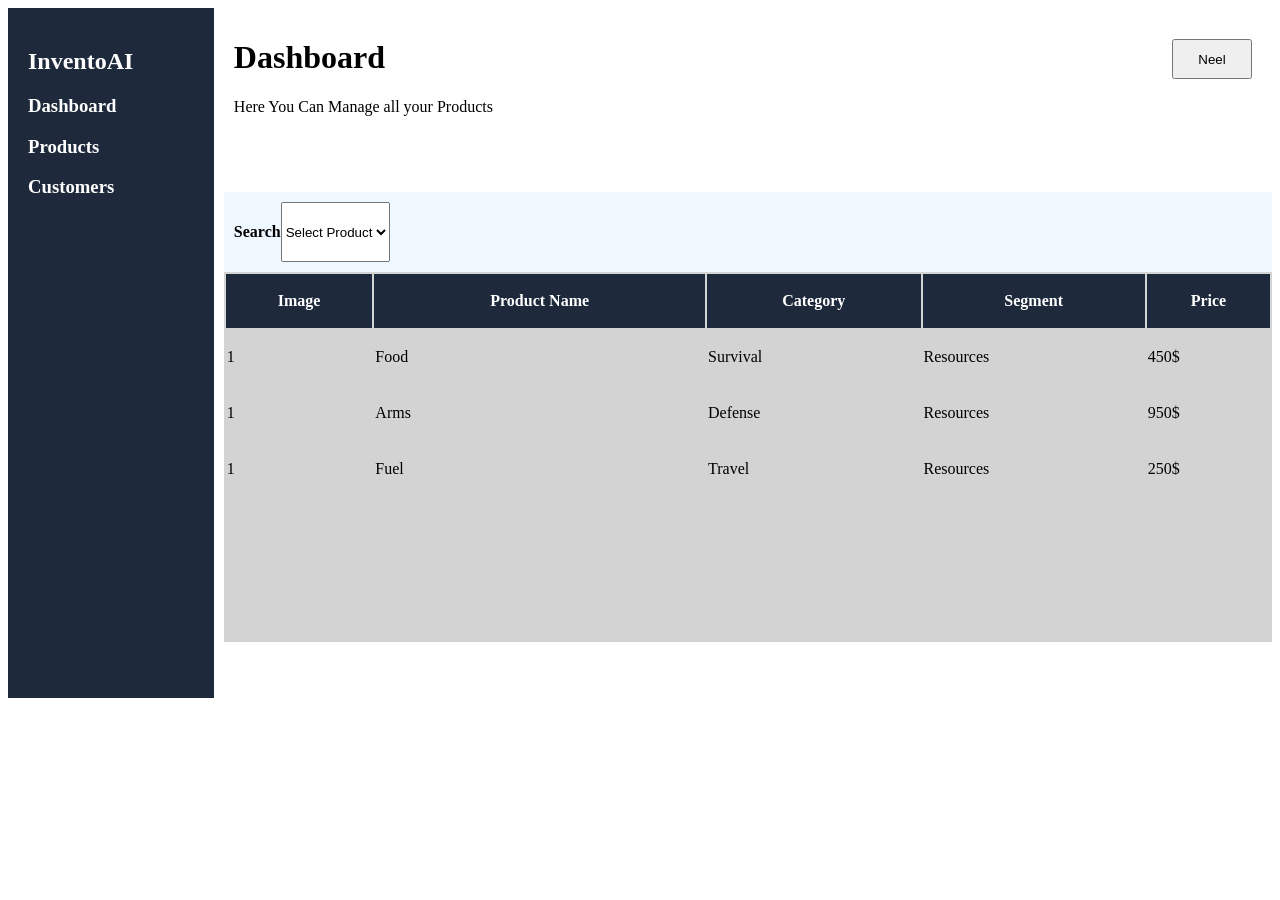
<file: html/Dashboard/index.html>
<!DOCTYPE html>
<html lang="en">
<head>
    <meta charset="UTF-8">
    <meta name="viewport" content="width=device-width, initial-scale=1.0">
    <title>Dashboard</title>
    <link rel="stylesheet" href="style.css">
</head>
<body>
    <div style="display: flex;">
        <div class="sidebar">
            <div>
                <h2>InventoAI</h2>
            </div>
            <div>
                <h3>Dashboard</h3>
                <h3>Products</h3>
                <h3>Customers</h3>
            </div>
        </div>

        <div class="contentArea">
            <header>
                <div>
                    <h1>Dashboard</h1>
                    <p>Here You Can Manage all your Products</p>
                </div>
                <div class="account">
                    <button class="acc-btn">Neel</button>
                </div>
            </header>

            <div class="sectionArea">
                <section>
                    <div>
                        <h4>Search</h4>
                    </div>
                    <select>
                        <option>Select Product</option>
                        <option>Food</option>
                        <option>Arms</option>
                        <option>Fuel</option>
                    </select>
                </section>

                <div class="tableArea">
                    <table>
                        <tr style="color: white; background-color: #1E293B;">
                            <th>Image</th>
                            <th>Product Name</th>
                            <th>Category</th>
                            <th>Segment</th>
                            <th>Price</th>
                        </tr>
                        <tr>
                            <td>1</td>
                            <td>Food</td>
                            <td>Survival</td>
                            <td>Resources</td>
                            <td>450$</td>
                        </tr>
                        <tr>
                            <td>1</td>
                            <td>Arms</td>
                            <td>Defense</td>
                            <td>Resources</td>
                            <td>950$</td>
                        </tr>
                        <tr>
                            <td>1</td>
                            <td>Fuel</td>
                            <td>Travel</td>
                            <td>Resources</td>
                            <td>250$</td>
                        </tr>
                    </table>
                </div>
            </div>
        </div>
    </div>
</body>
</html>
</file>
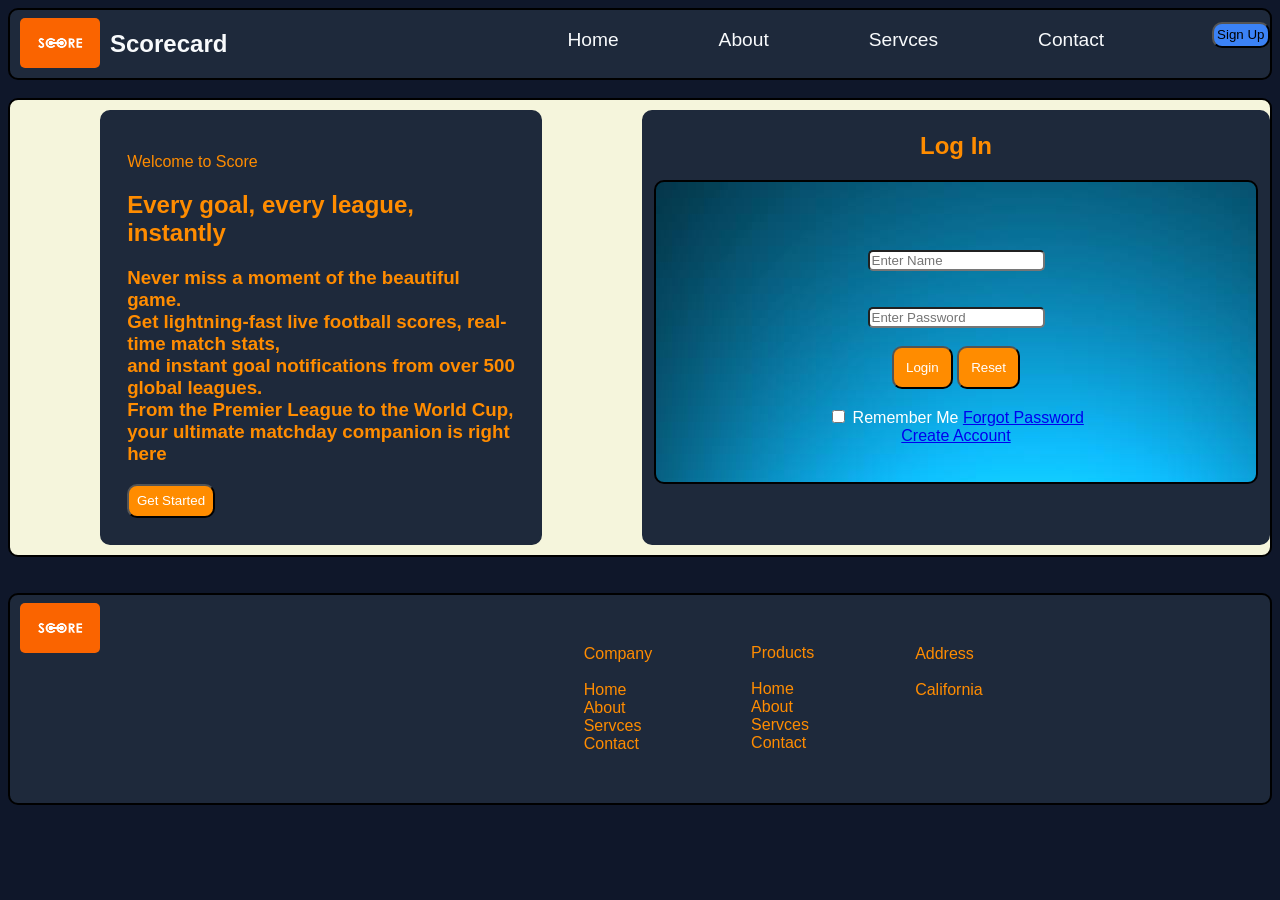
<file: html/Portfolio/index.html>
<!DOCTYPE html>
<html lang="en">
<head>
    <meta charset="UTF-8">
    <meta name="viewport" content="width=device-width, initial-scale=1.0">
    <title>Home</title>
    <link rel="stylesheet" href="style.css">
</head>
<body>
    <div>
    <header>
        <div class="logo">
            <img src="Score Logo.png" width="80px" height="50px" style="border-radius: 5px;">
        </div>
        <div>
            <h2>Scorecard</h2>
        </div>
        <div class="navbar">
            <ul class="nav">
                <li>Home</li>
                <li>About</li>
                <li>Servces</li>
                <li>Contact</li>
            </ul>
        </div>
        <div class="signup">
            <button class="signup-button">Sign Up</button>
        </div>
    </header>
    <br>
    <section>
        <div  class="intro">
        <div>
            <p>Welcome to Score</p>
        </div>
        <div>
            <h1>Every goal, every league, instantly</h1>
            <h3>Never miss a moment of the beautiful game. <br>Get lightning-fast live football scores, real-time match stats, <br>and instant goal notifications from over 500 global leagues. <br>From the Premier League to the World Cup, <br>your ultimate matchday companion is right here</h3>

            <div class="intro-button">
                <button class="section-button">Get Started</button>
            </div>
        </div>
        </div>

        <div class="login">
            <h1>Log In</h1>
            <div id="login">
                <form action="raphinha.gif" style="text-align: center; margin-top: 50px;">
                    <!-- <label for="name" style="font-size: larger; background-color: white;">Name:</label> -->
                    <br>
                    <input class="input" type="text" placeholder="Enter Name">
                    <br>
                    <br>
                    <!-- <label for="name" style="font-size: larger; background-color: white;">Password:</label> -->
                    <br>
                    <input class="input" type="password" placeholder="Enter Password">
                    <br>
                    <br>
                    <button type="submit" class="section-button">Login</button>
                    <button type="reset" class="section-button">Reset</button>
                    <br>
                    <br>
                    <label style="color: white;">
                        <input type="checkbox">
                        Remember Me
                    </label>
                    <a href="ForgotPassword.html">Forgot Password</a>
                    <br>
                    <a href="register.html">Create Account</a>
                </form>
            </div>
        </div>
    </section>
    <br>
    <br>
    <footer>
        <div class="logo">
            <img src="Score Logo.png" width="80px" height="50px" style="border-radius: 5px;">
        </div>
        <div style="margin-left: 400px;">
            <ul class="footer-list">
                <li>Company</li>
                <br>
                <li>Home</li>
                <li>About</li>
                <li>Servces</li>
                <li>Contact</li>
            </ul>
        </div>
        <div>
            <ul class="footer-list">
                <li>Products</li>
                <br>
                <li>Home</li>
                <li>About</li>
                <li>Servces</li>
                <li>Contact</li>
            </ul>
        </div>
        <div>
            <ul class="footer-list">
                <li>Address</li>
                <br>
                <li>California</li>
            </ul>
        </div>
    </footer>
    </div>
</body>
</html>
</file>
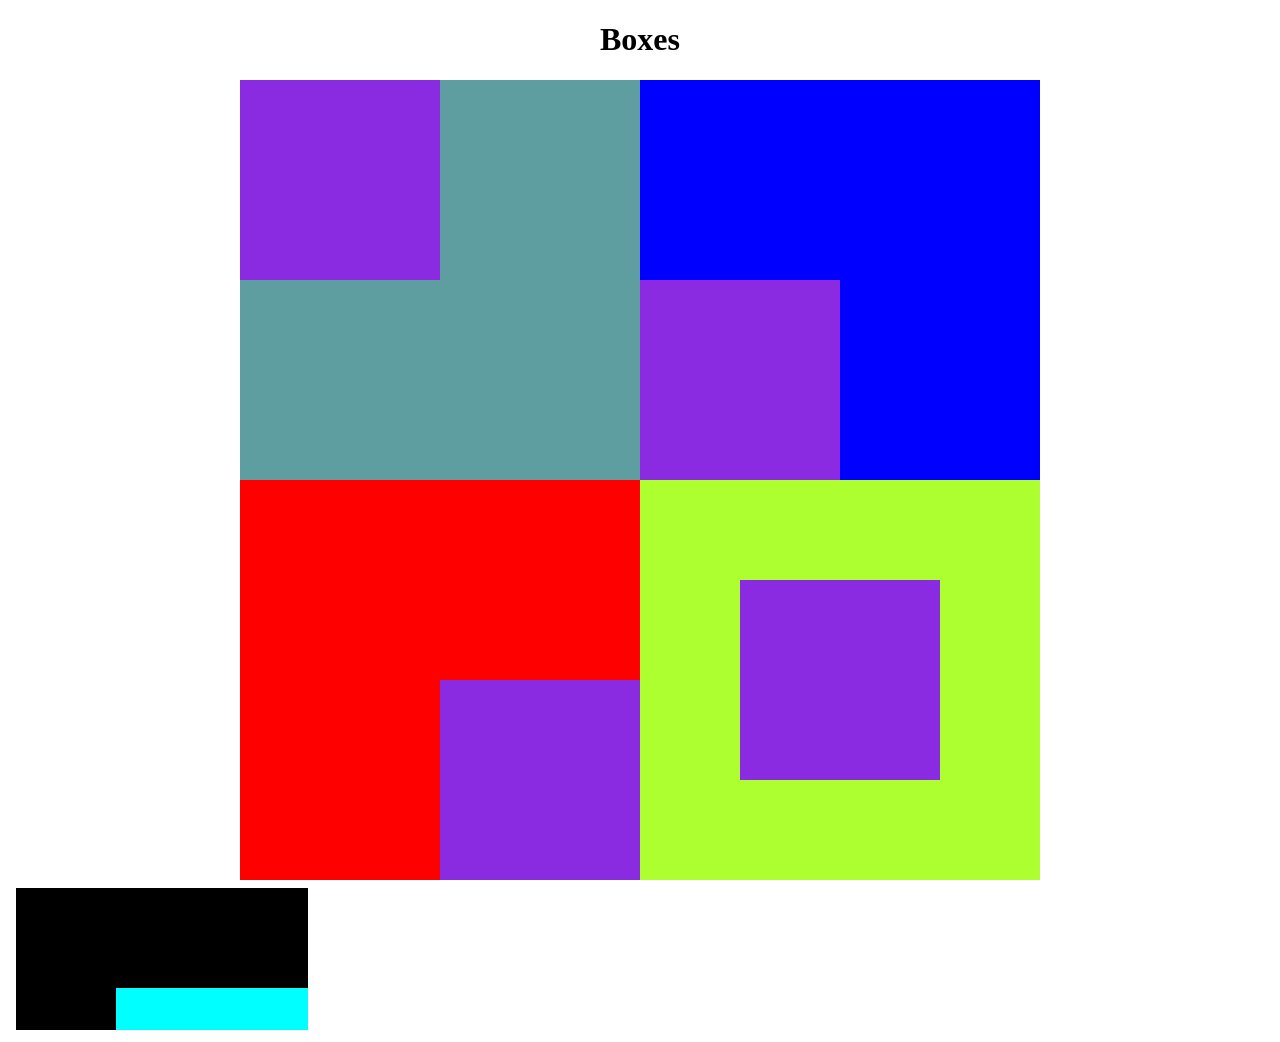
<file: html/box.html>
<!DOCTYPE html>
<html lang="en">
<head>
    <meta charset="UTF-8">
    <meta name="viewport" content="width=device-width, initial-scale=1.0">
    <title>Box</title>
</head>
<body>
    <h1 style="text-align: center;">Boxes</h1>

    <div style="background-color: black; width: 800px; height: 800px; margin: auto;">
        <div style="background-color: aqua; width: 800px; height: 400px; display: flex;">
            <div style="background-color: cadetblue; width:400px; height: 400px;">
                <div style="background-color: blueviolet; width: 200px; height: 200px;"></div>
            </div>
            <div style="background-color: blue; width: 400px; height: 400px;">
                <div style="background-color: blueviolet; width: 200px; height: 200px; margin-top: 200px;"></div>
            </div>
        </div>

        <div style="background-color: pink; width: 800px; height: 400px; display: flex;">
            <div style="background-color: red; width: 400px; height: 400px;">
                <div style="background-color: blueviolet; width: 200px; height: 200px; margin-top: 200px; margin-left: 200px;"></div>
            </div>
            <div style="background-color: greenyellow; width: 400px; height: 400px;">
                <div style="background-color: blueviolet; width: 200px; height: 200px; margin-top: 100px; margin-left: 100px;"></div>
            </div>
        </div>
    </div>

    <iframe src="box2.html" frameborder="0" title="another page" style="margin: auto;"></iframe>
</body>
</html>
</file>
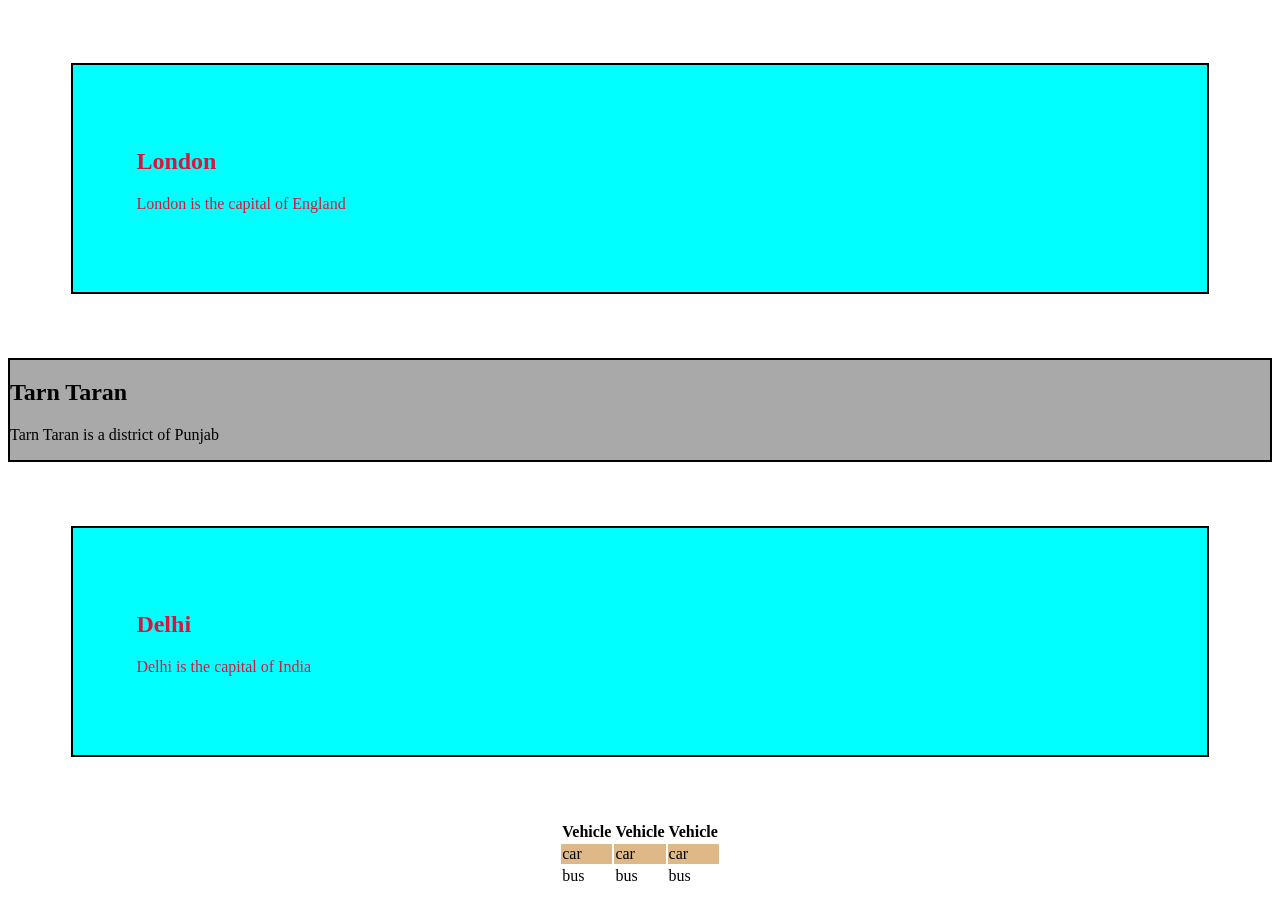
<file: html/class.html>
<!DOCTYPE html>
<html lang="en">
<head>
    <meta charset="UTF-8">
    <meta name="viewport" content="width=device-width, initial-scale=1.0">
    <title>Class</title>
    <style>
        .city {
            background-color: aqua;
            color: crimson;
            border: 2px solid black;
            padding: 5%;
            margin: 5%;
        }

        .district {
            background-color: darkgrey;
            color: black;
            border: 2px solid black;
        }

        tr:nth-child(even){
            background-color: burlywood;
        }
    </style>
</head>
<body>
    <div class="city">
        <h2>London</h2>
        <p>London is the capital of England</p>
    </div>

    <div class="district">
        <h2>Tarn Taran</h2>
        <p>Tarn Taran is a district of Punjab</p>
    </div>

    <div class="city">
        <h2>Delhi</h2>
        <p>Delhi is the capital of India</p>
    </div>

    <div>
        <table style="margin: auto;">
            <tr>
                <th>Vehicle</th>
                <th>Vehicle</th>
                <th>Vehicle</th>
            </tr>

            <tr>
                <td>car</td>
                <td>car</td>
                <td>car</td>
            </tr>


            <tr>
                <td>bus</td>
                <td>bus</td>
                <td>bus</td>
            </tr>
        </table>
    </div>
</body>
</html>
</file>
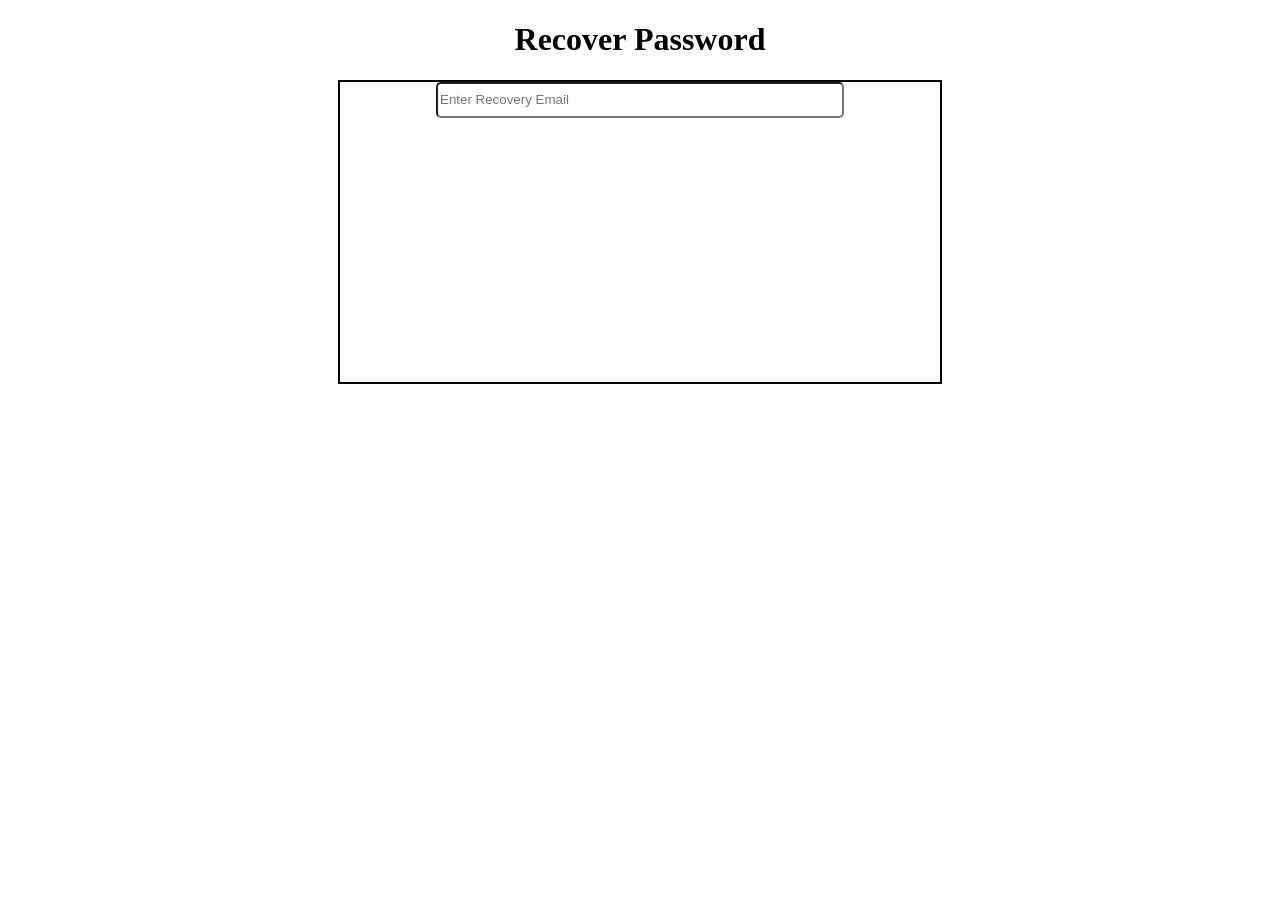
<file: html/Forms/ForgotPassword.html>
<!DOCTYPE html>
<html lang="en">
<head>
    <meta charset="UTF-8">
    <meta name="viewport" content="width=device-width, initial-scale=1.0">
    <title>Forgot Password Page</title>
    <style>
        h1 {
            text-align: center;
        }

        input {
        width: 400px;
        height: 30px;
        border-radius: 5px;
    }
    </style>
</head>
<body>
    <h1>Recover Password</h1>

    <div style="border: 2px solid black; width: 600px; height: 300px; margin: auto;">
        <form action="" style="margin: auto; text-align: center;">
            <input type="text" placeholder="Enter Recovery Email">
        </form>
    </div>
</body>
</html>
</file>
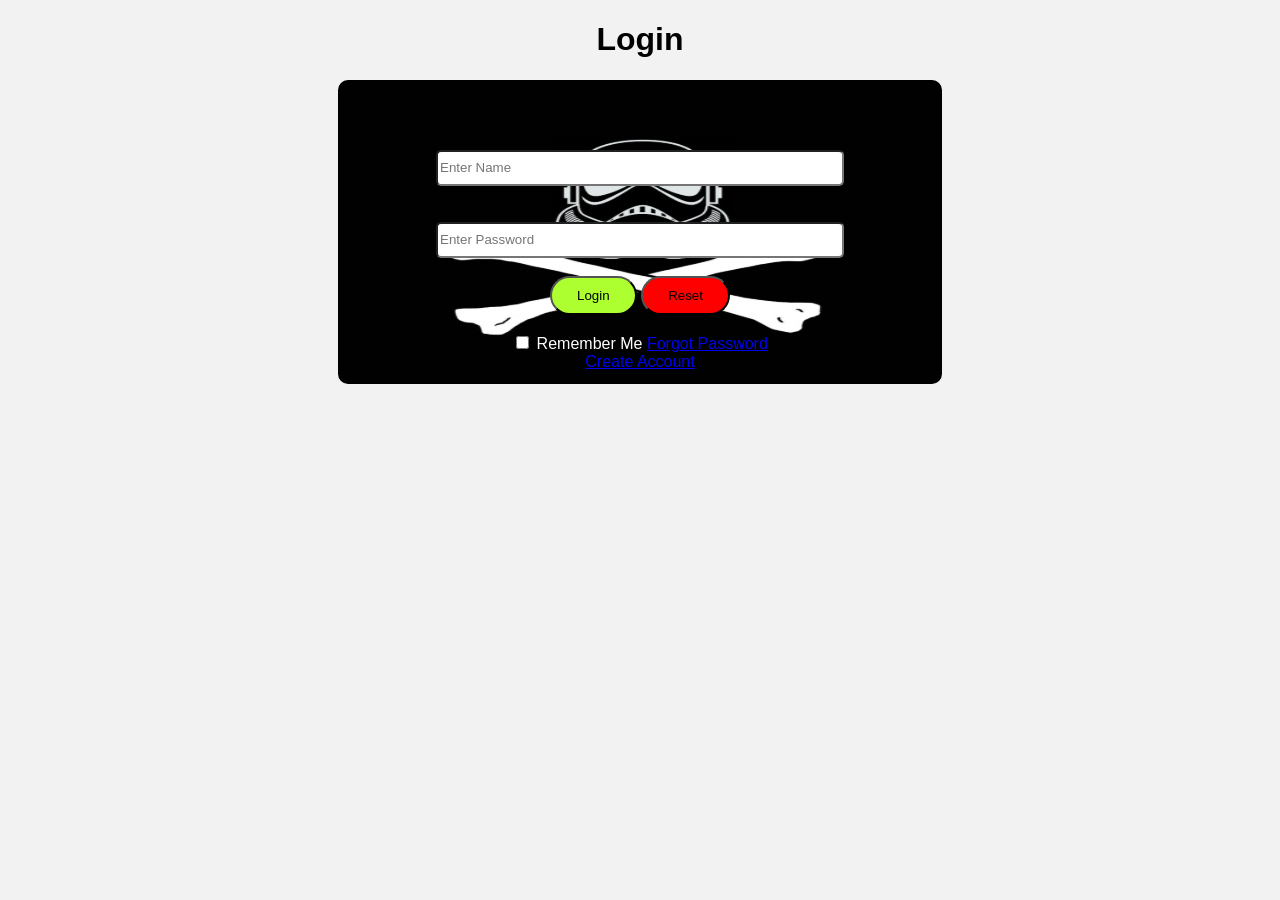
<file: html/Forms/form.html>
<!DOCTYPE html>
<html lang="en">
<head>
    <meta charset="UTF-8">
    <meta name="viewport" content="width=device-width, initial-scale=1.0">
    <title>Login Page</title>
    <style>
        body {
        font-family: Arial, sans-serif;
        background-color: #f2f2f2;
    }
    .login-btn {
        background-color: greenyellow;
        border-radius: 20px;
        padding: 10px 25px;
    }

    .reset-btn {
        background-color: red;
        border-radius: 20px;
        padding: 10px 25px;
    }

    input {
        width: 400px;
        height: 30px;
        border-radius: 5px;
    }
    </style>
</head>
<body>
    <h1 style="text-align: center;">Login</h1>

    <div style="border: 2px solid black; width: 600px; height: 300px; margin: auto; background-image: url(Darth.jpg); border-radius: 10px;">
        <form action="raphinha.gif" style="text-align: center; margin-top: 50px;">
            <!-- <label for="name" style="font-size: larger; background-color: white;">Name:</label> -->
            <br>
            <input type="text" placeholder="Enter Name">
            <br>
            <br>
            <!-- <label for="name" style="font-size: larger; background-color: white;">Password:</label> -->
            <br>
            <input type="password" placeholder="Enter Password">
            <br>
            <br>
            <button type="submit" class="login-btn">Login</button>
            <button type="reset" class="reset-btn">Reset</button>
            <br>
            <br>
            <label style="color: white;">
                <input type="checkbox" style="width: auto; height: auto;">
                Remember Me
            </label>
            <a href="ForgotPassword.html">Forgot Password</a>
            <br>
            <a href="register.html">Create Account</a>
        </form>
    </div>
</body>
</html>
</file>
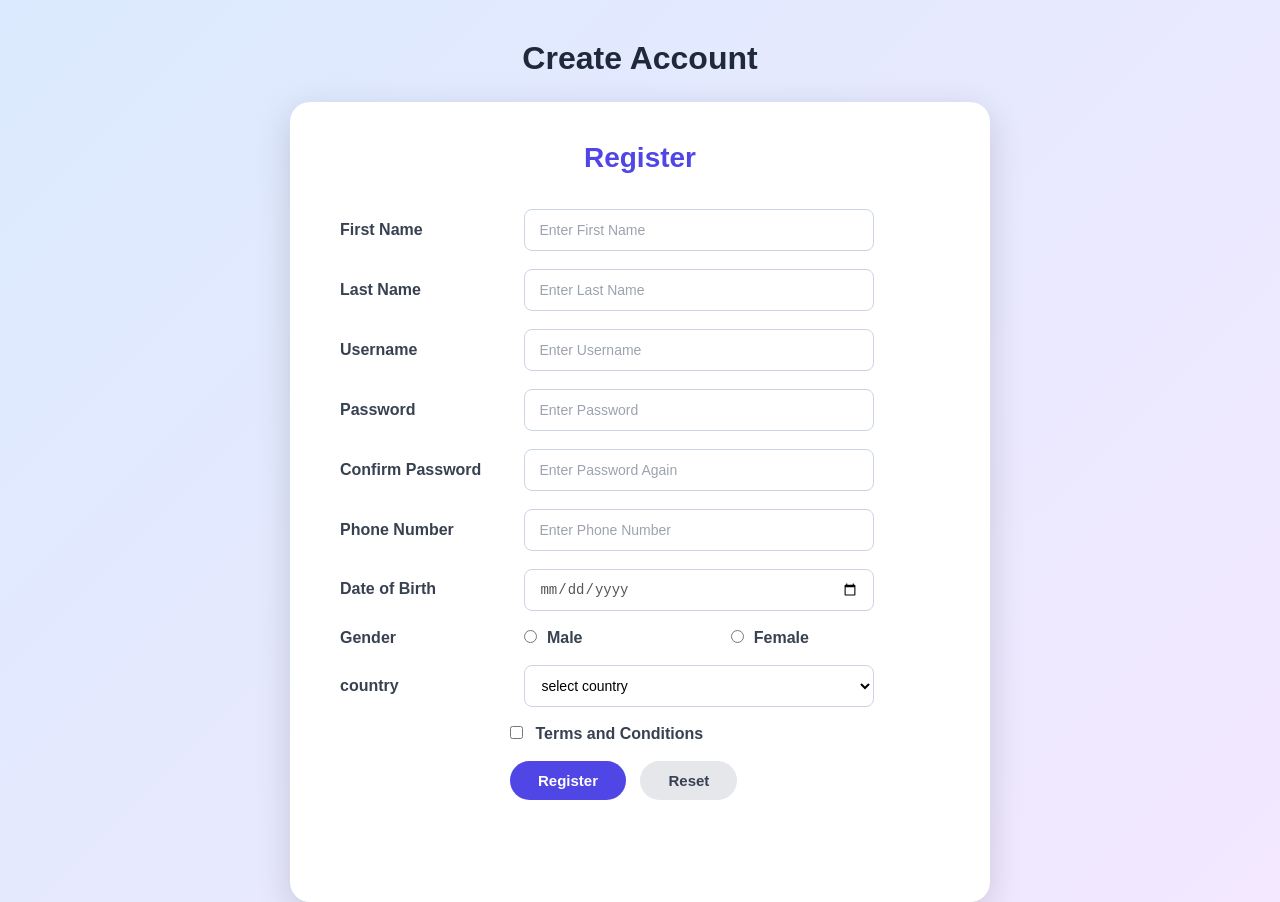
<file: html/Forms/register.html>
<!DOCTYPE html>
<html lang="en">
<head>
    <meta charset="UTF-8">
    <meta name="viewport" content="width=device-width, initial-scale=1.0">
    <title>Create Account</title>
    
    <style>
        * {
    box-sizing: border-box;
}

body {
    margin: 0;
    font-family: Arial, sans-serif;
    background: linear-gradient(135deg, #dbeafe, #f3e8ff);
    color: #222;
}

/* Main heading */
body > h1 {
    text-align: center;
    margin-top: 40px;
    margin-bottom: 25px;
    font-size: 32px;
    color: #1e293b;
}

/* Form container */
body > div {
    width: 700px;
    min-height: 800px;
    height: auto;
    margin: 0 auto 50px auto;
    padding: 40px 50px;
    border: none !important;
    border-radius: 20px !important;
    background-color: white;
    box-shadow: 0 10px 35px rgba(0, 0, 0, 0.15);
}

/* Form */
form {
    text-align: left;
}

/* Heading inside form */
form h1 {
    text-align: center;
    margin-top: 0;
    margin-bottom: 35px;
    font-size: 28px;
    color: #4f46e5;
}

/* Normal labels */
form > label {
    display: inline-block;
    width: 170px;
    font-size: 16px;
    font-weight: 600;
    color: #374151;
}

/* Text inputs */
form > input[type="text"],
form > input[type="password"],
form > input[type="number"],
form > input[type="date"] {
    width: 350px;
    height: 42px;
    padding: 10px 14px;
    margin-left: 10px;
    border: 1px solid #cbd5e1;
    border-radius: 8px;
    font-size: 14px;
    outline: none;
    transition: 0.3s;
}

/* Input focus */
form > input[type="text"]:focus,
form > input[type="password"]:focus,
form > input[type="number"]:focus,
form > input[type="date"]:focus {
    border-color: #6366f1;
    box-shadow: 0 0 0 3px rgba(99, 102, 241, 0.15);
}

/* Placeholder */
input::placeholder {
    color: #9ca3af;
}

/* Date input */
input[type="date"] {
    color: #555;
}

/* Gender section */
input[type="radio"] {
    width: auto;
    margin: 0 5px 0 10px;
    accent-color: #4f46e5;
}

/* Country dropdown */
select {
    width: 350px;
    height: 42px;
    margin-left: 10px;
    padding: 0 12px;
    border: 1px solid #cbd5e1;
    border-radius: 8px;
    font-size: 14px;
    background-color: white;
    outline: none;
    cursor: pointer;
}

select:focus {
    border-color: #6366f1;
    box-shadow: 0 0 0 3px rgba(99, 102, 241, 0.15);
}

/* Terms checkbox */
input[type="checkbox"] {
    width: auto;
    margin: 0 8px 0 170px;
    accent-color: #4f46e5;
}

/* Buttons */
button {
    padding: 11px 28px;
    border: none;
    border-radius: 25px;
    font-size: 15px;
    font-weight: 600;
    cursor: pointer;
    transition: 0.3s;
}

/* Register button */
button[type="submit"] {
    background-color: #4f46e5;
    color: white;
    margin-left: 170px;
}

button[type="submit"]:hover {
    background-color: #3730a3;
    transform: translateY(-2px);
}

/* Reset button */
button[type="reset"] {
    background-color: #e5e7eb;
    color: #374151;
    margin-left: 10px;
}

button[type="reset"]:hover {
    background-color: #d1d5db;
    transform: translateY(-2px);
}

/* Responsive design */
@media (max-width: 750px) {

    body > div {
        width: 90%;
        padding: 30px 20px;
    }

    form > label {
        width: 100%;
        margin-bottom: 7px;
    }

    form > input[type="text"],
    form > input[type="password"],
    form > input[type="number"],
    form > input[type="date"],
    select {
        width: 100%;
        margin-left: 0;
    }

    input[type="checkbox"] {
        margin-left: 0;
    }

    button[type="submit"] {
        margin-left: 0;
    }
}
    </style>
</head>
<body>
    <h1>Create Account</h1>

    <div style="border: 2px solid black; width: 700px; height: 800px; margin: auto; border-radius: 10px;">
        <form action="Haaland.jpeg">
            <h1>Register</h1>
            <label>First Name</label>
            <input type="text" placeholder="Enter First Name">
            <br><br>
            <label>Last Name</label>
            <input type="text" placeholder="Enter Last Name">
            <br><br>
            <label>Username</label>
            <input type="text" placeholder="Enter Username">
            <br><br>
            <label>Password</label>
            <input type="password" placeholder="Enter Password">
            <br><br>
            <label>Confirm Password</label>
            <input type="text" placeholder="Enter Password Again">
            <br><br>
            <label>Phone Number</label>
            <input type="number" placeholder="Enter Phone Number">
            <br><br>
            <label>Date of Birth</label>
            <input type="date" placeholder="Enter Date of Birth">
            <br><br>
            <label>Gender</label>
            <input type="radio" id = "male" name = "a" value = "Male">
            <label for="male">Male</label>
            <input type="radio" name = "a" id="female" value = "Female">
            <label for="female">Female </label>
            <br><br>
            <label>country</label>
            <select>
             <option>select country</option>   
            <option>INDIA</option>
            </select>
            <br><br>
            <input type="checkbox">
            <label>Terms and Conditions</label>
            <br><br>
            <button type="submit">Register</button>
            <button type="reset">Reset</button>
            
            
        </form>
    </div>
    
</body>
</html>
</file>
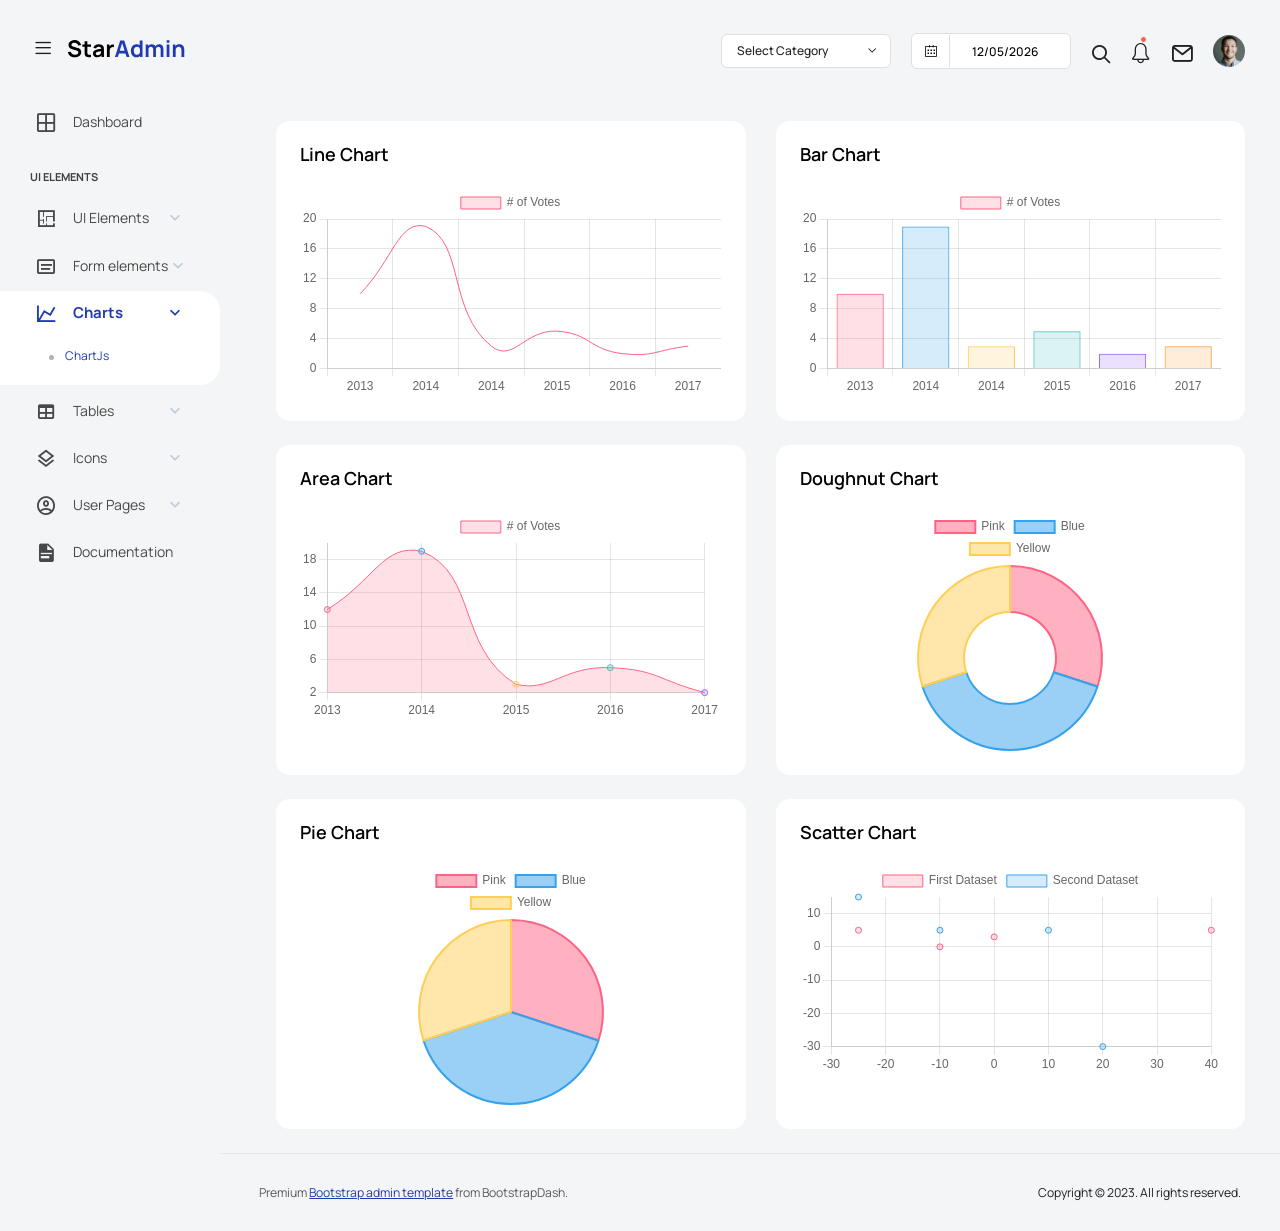
<file: dashboard/pages/charts/chartjs.html>
<!DOCTYPE html>
<html lang="en">
  <head>
    <!-- Required meta tags -->
    <meta charset="utf-8">
    <meta name="viewport" content="width=device-width, initial-scale=1, shrink-to-fit=no">
    <title>Star Admin2 </title>
    <!-- plugins:css -->
    <link rel="stylesheet" href="../../assets/vendors/feather/feather.css">
    <link rel="stylesheet" href="../../assets/vendors/mdi/css/materialdesignicons.min.css">
    <link rel="stylesheet" href="../../assets/vendors/ti-icons/css/themify-icons.css">
    <link rel="stylesheet" href="../../assets/vendors/font-awesome/css/font-awesome.min.css">
    <link rel="stylesheet" href="../../assets/vendors/typicons/typicons.css">
    <link rel="stylesheet" href="../../assets/vendors/simple-line-icons/css/simple-line-icons.css">
    <link rel="stylesheet" href="../../assets/vendors/css/vendor.bundle.base.css">
    <link rel="stylesheet" href="../../assets/vendors/bootstrap-datepicker/bootstrap-datepicker.min.css">
    <!-- endinject -->
    <!-- Plugin css for this page -->
    <!-- End plugin css for this page -->
    <!-- inject:css -->
    <link rel="stylesheet" href="../../assets/css/style.css">
    <!-- endinject -->
    <link rel="shortcut icon" href="../../assets/images/favicon.png" />
  </head>
  <body>
    <div class="container-scroller">
      <!-- partial:../../partials/_navbar.html -->
      <nav class="navbar default-layout col-lg-12 col-12 p-0 fixed-top d-flex align-items-top flex-row">
        <div class="text-center navbar-brand-wrapper d-flex align-items-center justify-content-start">
          <div class="me-3">
            <button class="navbar-toggler navbar-toggler align-self-center" type="button" data-bs-toggle="minimize">
              <span class="icon-menu"></span>
            </button>
          </div>
          <div>
            <a class="navbar-brand brand-logo" href="../../index.html">
              <img src="../../assets/images/logo.svg" alt="logo" />
            </a>
            <a class="navbar-brand brand-logo-mini" href="../../index.html">
              <img src="../../assets/images/logo-mini.svg" alt="logo" />
            </a>
          </div>
        </div>
        <div class="navbar-menu-wrapper d-flex align-items-top">
          <ul class="navbar-nav">
            <li class="nav-item fw-semibold d-none d-lg-block ms-0">
              <h1 class="welcome-text">Good Morning, <span class="text-black fw-bold">John Doe</span></h1>
              <h3 class="welcome-sub-text">Your performance summary this week </h3>
            </li>
          </ul>
          <ul class="navbar-nav ms-auto">
            <li class="nav-item dropdown d-none d-lg-block">
              <a class="nav-link dropdown-bordered dropdown-toggle dropdown-toggle-split" id="messageDropdown" href="#" data-bs-toggle="dropdown" aria-expanded="false"> Select Category </a>
              <div class="dropdown-menu dropdown-menu-right navbar-dropdown preview-list pb-0" aria-labelledby="messageDropdown">
                <a class="dropdown-item py-3">
                  <p class="mb-0 fw-medium float-start">Select category</p>
                </a>
                <div class="dropdown-divider"></div>
                <a class="dropdown-item preview-item">
                  <div class="preview-item-content flex-grow py-2">
                    <p class="preview-subject ellipsis fw-medium text-dark">Bootstrap Bundle </p>
                    <p class="fw-light small-text mb-0">This is a Bundle featuring 16 unique dashboards</p>
                  </div>
                </a>
                <a class="dropdown-item preview-item">
                  <div class="preview-item-content flex-grow py-2">
                    <p class="preview-subject ellipsis fw-medium text-dark">Angular Bundle</p>
                    <p class="fw-light small-text mb-0">Everything you’ll ever need for your Angular projects</p>
                  </div>
                </a>
                <a class="dropdown-item preview-item">
                  <div class="preview-item-content flex-grow py-2">
                    <p class="preview-subject ellipsis fw-medium text-dark">VUE Bundle</p>
                    <p class="fw-light small-text mb-0">Bundle of 6 Premium Vue Admin Dashboard</p>
                  </div>
                </a>
                <a class="dropdown-item preview-item">
                  <div class="preview-item-content flex-grow py-2">
                    <p class="preview-subject ellipsis fw-medium text-dark">React Bundle</p>
                    <p class="fw-light small-text mb-0">Bundle of 8 Premium React Admin Dashboard</p>
                  </div>
                </a>
              </div>
            </li>
            <li class="nav-item d-none d-lg-block">
              <div id="datepicker-popup" class="input-group date datepicker navbar-date-picker">
                <span class="input-group-addon input-group-prepend border-right">
                  <span class="icon-calendar input-group-text calendar-icon"></span>
                </span>
                <input type="text" class="form-control">
              </div>
            </li>
            <li class="nav-item">
              <form class="search-form" action="#">
                <i class="icon-search"></i>
                <input type="search" class="form-control" placeholder="Search Here" title="Search here">
              </form>
            </li>
            <li class="nav-item dropdown">
              <a class="nav-link count-indicator" id="notificationDropdown" href="#" data-bs-toggle="dropdown">
                <i class="icon-bell"></i>
                <span class="count"></span>
              </a>
              <div class="dropdown-menu dropdown-menu-right navbar-dropdown preview-list pb-0" aria-labelledby="notificationDropdown">
                <a class="dropdown-item py-3 border-bottom">
                  <p class="mb-0 fw-medium float-start">You have 4 new notifications </p>
                  <span class="badge badge-pill badge-primary float-end">View all</span>
                </a>
                <a class="dropdown-item preview-item py-3">
                  <div class="preview-thumbnail">
                    <i class="mdi mdi-alert m-auto text-primary"></i>
                  </div>
                  <div class="preview-item-content">
                    <h6 class="preview-subject fw-normal text-dark mb-1">Application Error</h6>
                    <p class="fw-light small-text mb-0"> Just now </p>
                  </div>
                </a>
                <a class="dropdown-item preview-item py-3">
                  <div class="preview-thumbnail">
                    <i class="mdi mdi-lock-outline m-auto text-primary"></i>
                  </div>
                  <div class="preview-item-content">
                    <h6 class="preview-subject fw-normal text-dark mb-1">Settings</h6>
                    <p class="fw-light small-text mb-0"> Private message </p>
                  </div>
                </a>
                <a class="dropdown-item preview-item py-3">
                  <div class="preview-thumbnail">
                    <i class="mdi mdi-airballoon m-auto text-primary"></i>
                  </div>
                  <div class="preview-item-content">
                    <h6 class="preview-subject fw-normal text-dark mb-1">New user registration</h6>
                    <p class="fw-light small-text mb-0"> 2 days ago </p>
                  </div>
                </a>
              </div>
            </li>
            <li class="nav-item dropdown">
              <a class="nav-link count-indicator" id="countDropdown" href="#" data-bs-toggle="dropdown" aria-expanded="false">
                <i class="icon-mail icon-lg"></i>
              </a>
              <div class="dropdown-menu dropdown-menu-right navbar-dropdown preview-list pb-0" aria-labelledby="countDropdown">
                <a class="dropdown-item py-3">
                  <p class="mb-0 fw-medium float-start">You have 7 unread mails </p>
                  <span class="badge badge-pill badge-primary float-end">View all</span>
                </a>
                <div class="dropdown-divider"></div>
                <a class="dropdown-item preview-item">
                  <div class="preview-thumbnail">
                    <img src="../../assets/images/faces/face10.jpg" alt="image" class="img-sm profile-pic">
                  </div>
                  <div class="preview-item-content flex-grow py-2">
                    <p class="preview-subject ellipsis fw-medium text-dark">Marian Garner </p>
                    <p class="fw-light small-text mb-0"> The meeting is cancelled </p>
                  </div>
                </a>
                <a class="dropdown-item preview-item">
                  <div class="preview-thumbnail">
                    <img src="../../assets/images/faces/face12.jpg" alt="image" class="img-sm profile-pic">
                  </div>
                  <div class="preview-item-content flex-grow py-2">
                    <p class="preview-subject ellipsis fw-medium text-dark">David Grey </p>
                    <p class="fw-light small-text mb-0"> The meeting is cancelled </p>
                  </div>
                </a>
                <a class="dropdown-item preview-item">
                  <div class="preview-thumbnail">
                    <img src="../../assets/images/faces/face1.jpg" alt="image" class="img-sm profile-pic">
                  </div>
                  <div class="preview-item-content flex-grow py-2">
                    <p class="preview-subject ellipsis fw-medium text-dark">Travis Jenkins </p>
                    <p class="fw-light small-text mb-0"> The meeting is cancelled </p>
                  </div>
                </a>
              </div>
            </li>
            <li class="nav-item dropdown d-none d-lg-block user-dropdown">
              <a class="nav-link" id="UserDropdown" href="#" data-bs-toggle="dropdown" aria-expanded="false">
                <img class="img-xs rounded-circle" src="../../assets/images/faces/face8.jpg" alt="Profile image"> </a>
              <div class="dropdown-menu dropdown-menu-right navbar-dropdown" aria-labelledby="UserDropdown">
                <div class="dropdown-header text-center">
                  <img class="img-md rounded-circle" src="../../assets/images/faces/face8.jpg" alt="Profile image">
                  <p class="mb-1 mt-3 fw-semibold">Allen Moreno</p>
                  <p class="fw-light text-muted mb-0">allenmoreno@gmail.com</p>
                </div>
                <a class="dropdown-item"><i class="dropdown-item-icon mdi mdi-account-outline text-primary me-2"></i> My Profile <span class="badge badge-pill badge-danger">1</span></a>
                <a class="dropdown-item"><i class="dropdown-item-icon mdi mdi-message-text-outline text-primary me-2"></i> Messages</a>
                <a class="dropdown-item"><i class="dropdown-item-icon mdi mdi-calendar-check-outline text-primary me-2"></i> Activity</a>
                <a class="dropdown-item"><i class="dropdown-item-icon mdi mdi-help-circle-outline text-primary me-2"></i> FAQ</a>
                <a class="dropdown-item"><i class="dropdown-item-icon mdi mdi-power text-primary me-2"></i>Sign Out</a>
              </div>
            </li>
          </ul>
          <button class="navbar-toggler navbar-toggler-right d-lg-none align-self-center" type="button" data-bs-toggle="offcanvas">
            <span class="mdi mdi-menu"></span>
          </button>
        </div>
      </nav>
      <!-- partial -->
      <div class="container-fluid page-body-wrapper">
        <!-- partial:../../partials/_sidebar.html -->
        <nav class="sidebar sidebar-offcanvas" id="sidebar">
          <ul class="nav">
            <li class="nav-item">
              <a class="nav-link" href="../../index.html">
                <i class="mdi mdi-grid-large menu-icon"></i>
                <span class="menu-title">Dashboard</span>
              </a>
            </li>
            <li class="nav-item nav-category">UI Elements</li>
            <li class="nav-item">
              <a class="nav-link" data-bs-toggle="collapse" href="#ui-basic" aria-expanded="false" aria-controls="ui-basic">
                <i class="menu-icon mdi mdi-floor-plan"></i>
                <span class="menu-title">UI Elements</span>
                <i class="menu-arrow"></i>
              </a>
              <div class="collapse" id="ui-basic">
                <ul class="nav flex-column sub-menu">
                  <li class="nav-item"> <a class="nav-link" href="../../pages/ui-features/buttons.html">Buttons</a></li>
                  <li class="nav-item"> <a class="nav-link" href="../../pages/ui-features/dropdowns.html">Dropdowns</a></li>
                  <li class="nav-item"> <a class="nav-link" href="../../pages/ui-features/typography.html">Typography</a></li>
                </ul>
              </div>
            </li>
            <li class="nav-item">
              <a class="nav-link" data-bs-toggle="collapse" href="#form-elements" aria-expanded="false" aria-controls="form-elements">
                <i class="menu-icon mdi mdi-card-text-outline"></i>
                <span class="menu-title">Form elements</span>
                <i class="menu-arrow"></i>
              </a>
              <div class="collapse" id="form-elements">
                <ul class="nav flex-column sub-menu">
                  <li class="nav-item"><a class="nav-link" href="../../pages/forms/basic_elements.html">Basic Elements</a></li>
                </ul>
              </div>
            </li>
            <li class="nav-item">
              <a class="nav-link" data-bs-toggle="collapse" href="#charts" aria-expanded="false" aria-controls="charts">
                <i class="menu-icon mdi mdi-chart-line"></i>
                <span class="menu-title">Charts</span>
                <i class="menu-arrow"></i>
              </a>
              <div class="collapse" id="charts">
                <ul class="nav flex-column sub-menu">
                  <li class="nav-item"> <a class="nav-link" href="../../pages/charts/chartjs.html">ChartJs</a></li>
                </ul>
              </div>
            </li>
            <li class="nav-item">
              <a class="nav-link" data-bs-toggle="collapse" href="#tables" aria-expanded="false" aria-controls="tables">
                <i class="menu-icon mdi mdi-table"></i>
                <span class="menu-title">Tables</span>
                <i class="menu-arrow"></i>
              </a>
              <div class="collapse" id="tables">
                <ul class="nav flex-column sub-menu">
                  <li class="nav-item"> <a class="nav-link" href="../../pages/tables/basic-table.html">Basic table</a></li>
                </ul>
              </div>
            </li>
            <li class="nav-item">
              <a class="nav-link" data-bs-toggle="collapse" href="#icons" aria-expanded="false" aria-controls="icons">
                <i class="menu-icon mdi mdi-layers-outline"></i>
                <span class="menu-title">Icons</span>
                <i class="menu-arrow"></i>
              </a>
              <div class="collapse" id="icons">
                <ul class="nav flex-column sub-menu">
                  <li class="nav-item"> <a class="nav-link" href="../../pages/icons/font-awesome.html">Font Awesome</a></li>
                </ul>
              </div>
            </li>
            <li class="nav-item">
              <a class="nav-link" data-bs-toggle="collapse" href="#auth" aria-expanded="false" aria-controls="auth">
                <i class="menu-icon mdi mdi-account-circle-outline"></i>
                <span class="menu-title">User Pages</span>
                <i class="menu-arrow"></i>
              </a>
              <div class="collapse" id="auth">
                <ul class="nav flex-column sub-menu">
                  <li class="nav-item"> <a class="nav-link" href="../../pages/samples/blank-page.html"> Blank Page </a></li>
                  <li class="nav-item"> <a class="nav-link" href="../../pages/samples/error-404.html"> 404 </a></li>
                  <li class="nav-item"> <a class="nav-link" href="../../pages/samples/error-500.html"> 500 </a></li>
                  <li class="nav-item"> <a class="nav-link" href="../../pages/samples/login.html"> Login </a></li>
                  <li class="nav-item"> <a class="nav-link" href="../../pages/samples/register.html"> Register </a></li>
                </ul>
              </div>
            </li>
            <li class="nav-item">
              <a class="nav-link" href="../../docs/documentation.html">
                <i class="menu-icon mdi mdi-file-document"></i>
                <span class="menu-title">Documentation</span>
              </a>
            </li>
          </ul>
        </nav>
        <!-- partial -->
        <div class="main-panel">
          <div class="content-wrapper">
            <div class="row">
              <div class="col-lg-6 grid-margin stretch-card">
                <div class="card">
                  <div class="card-body">
                    <h4 class="card-title">Line chart</h4>
                    <canvas id="lineChart"></canvas>
                  </div>
                </div>
              </div>
              <div class="col-lg-6 grid-margin stretch-card">
                <div class="card">
                  <div class="card-body">
                    <h4 class="card-title">Bar chart</h4>
                    <canvas id="barChart"></canvas>
                  </div>
                </div>
              </div>
            </div>
            <div class="row">
              <div class="col-lg-6 grid-margin stretch-card">
                <div class="card">
                  <div class="card-body">
                    <h4 class="card-title">Area chart</h4>
                    <canvas id="areaChart"></canvas>
                  </div>
                </div>
              </div>
              <div class="col-lg-6 grid-margin stretch-card">
                <div class="card">
                  <div class="card-body">
                    <h4 class="card-title">Doughnut chart</h4>
                    <div class="doughnutjs-wrapper d-flex justify-content-center">
                      <canvas id="doughnutChart" style="height: 250px !important;"></canvas>
                    </div>
                  </div>
                </div>
              </div>
            </div>
            <div class="row">
              <div class="col-lg-6 grid-margin grid-margin-lg-0 stretch-card">
                <div class="card">
                  <div class="card-body">
                    <h4 class="card-title">Pie chart</h4>
                    <div class="doughnutjs-wrapper d-flex justify-content-center">
                      <canvas id="pieChart" style="height: 250px !important;"></canvas>
                    </div>
                  </div>
                </div>
              </div>
              <div class="col-lg-6 grid-margin grid-margin-lg-0 stretch-card">
                <div class="card">
                  <div class="card-body">
                    <h4 class="card-title">Scatter chart</h4>
                    <canvas id="scatterChart"></canvas>
                  </div>
                </div>
              </div>
            </div>
          </div>
          <!-- content-wrapper ends -->
          <!-- partial:../../partials/_footer.html -->
          <footer class="footer">
            <div class="d-sm-flex justify-content-center justify-content-sm-between">
              <span class="text-muted text-center text-sm-left d-block d-sm-inline-block">Premium <a href="https://www.bootstrapdash.com/" target="_blank">Bootstrap admin template</a> from BootstrapDash.</span>
              <span class="float-none float-sm-end d-block mt-1 mt-sm-0 text-center">Copyright © 2023. All rights reserved.</span>
            </div>
          </footer>
          <!-- partial -->
        </div>
        <!-- main-panel ends -->
      </div>
      <!-- page-body-wrapper ends -->
    </div>
    <!-- container-scroller -->
    <!-- plugins:js -->
    <script src="../../assets/vendors/js/vendor.bundle.base.js"></script>
    <script src="../../assets/vendors/bootstrap-datepicker/bootstrap-datepicker.min.js"></script>
    <!-- endinject -->
    <!-- Plugin js for this page -->
    <script src="../../assets/vendors/chart.js/chart.umd.js"></script>
    <!-- End plugin js for this page -->
    <!-- inject:js -->
    <script src="../../assets/js/off-canvas.js"></script>
    <script src="../../assets/js/template.js"></script>
    <script src="../../assets/js/settings.js"></script>
    <script src="../../assets/js/hoverable-collapse.js"></script>
    <script src="../../assets/js/todolist.js"></script>
    <!-- endinject -->
    <!-- Custom js for this page-->
    <script src="../../assets/js/chart.js"></script>
    <!-- End custom js for this page-->
  </body>
</html>
</file>
<file: html/Dashboard/style.css>
div{
    /* border: 2px solid black; */
}

.sidebar{
    color: white;
    background-color: #1E293B;
    padding: 20px;
    height: 650px;
    width: 200px;
}

.contentArea{
    margin-left: 10px;
    /* padding: 20px; */
    width: 100%;
}

header {
    /* border: 2px solid black; */
    padding: 10px;
    display: flex;
    justify-content: space-between;
}

.account{
    width: 100px;
    text-align:center;
}

.acc-btn{
    margin-top: 21px;
    width: 80px;
    height: 40px;
}

.sectionArea{
    margin-top: 50px;
    height: 450px;
    background-color:lightgrey;
}

section{
    padding: 10px;
    background-color: aliceblue;
    display: flex;
}

.tableArea{
    height: 100%;
}

table{
    width: 100%;
    padding: 0px;
    height: 50%;
}
</file>
<file: html/Portfolio/style.css>
body{
    background: #0F172A;
    font-family: sans-serif;
}

header{
    display: flex;
    border: 2px solid black;
    background-color: #1E293B;
    border-radius: 10px;
}
.logo{
    margin-top: 8px;
    margin-left: 10px;
}
h2{
    margin-left: 10px;
    color: #F8FAFC;
}
.nav{
    display: flex;
    font-size: larger;
    list-style-type: none;
    color: #F8FAFC;
}
.navbar{
    margin-left: 250px;
}
li{
    padding-inline: 50px;
}
.signup{
    width: 420px;
    text-align: right;
}
.signup-button{
    border-radius: 10px;
    padding: 3%;
    margin-top: 12px;
    margin-left: 12px;
    background-color: #3B82F6;
}

section{
    display: flex;
    border: 2px solid black;
    color: #F8FAFC;
    background-color: beige;
    border-radius: 10px;
}
.intro{
    margin-left: 90px;
    text-align: left;
    margin-top: 10px;
    margin-bottom: 10px;
    border: 2px solid  #1E293B;
    border-radius: 10px;
    padding: 2%;
    color:darkorange;
    background-color: #1E293B;
}
.intro-button{
    /* text-align: center; */
}
.section-button{
    padding: 2%;
    border-radius: 10px;
    color: white;
    background-color: darkorange;
}
.login{
    margin-left: 100px;
    text-align: center;
    color:darkorange;
    border: 2px solid  #1E293B;
    margin-top: 10px;
    margin-bottom: 10px;
    border-radius: 10px;
    background-color: #1E293B;
}
#login{
    border: 2px solid black;
    width: 600px;
    height: 300px;
    margin-left: 10px;
    margin-right: 10px;
    background-image: url(Darth.jpg);
    border-radius: 10px;
    margin-bottom: 20px;
    background-image: url(bg.jpg);
}
.input{
    border-radius: 5px;
    width: auto; height: auto;
}


footer{
    display: flex;
    border: 2px solid black;
    background-color: #1E293B;
    border-radius: 10px;
}

.footer-list{
    list-style-type: none;
    color: darkorange;
    padding: 20%;
}
</file>
<file: dashboard/assets/vendors/feather/feather.css>
@charset "UTF-8";
 
@font-face {
  font-family: "feather";
  src:url("fonts/feather-webfont.eot");
  src:url("fonts/feather-webfont.eot?#iefix") format("embedded-opentype"),
    url("fonts/feather-webfont.woff") format("woff"),
    url("fonts/feather-webfont.ttf") format("truetype"),
    url("fonts/feather-webfont.svg#feather") format("svg");
  font-weight: normal;
  font-style: normal;
}

/* Character Mapping Method */
 
[data-icon]:before {
  display: inline-block;
  font-family: "feather";
  content: attr(data-icon);
  font-style: normal;
  font-weight: normal;
  font-variant: normal;
  text-transform: none;
  speak: none;
  line-height: 1;
  -webkit-font-smoothing: antialiased;
  -moz-osx-font-smoothing: grayscale;
}

/* CSS Class Mapping Method */
 
[class^="icon-"],
[class*=" icon-"] {
  display: inline-block;
  font-family: "feather";
  font-style: normal;
  font-weight: normal;
  font-variant: normal;
  text-transform: none;
  speak: none;
  line-height: 1;
  -webkit-font-smoothing: antialiased;
  -moz-osx-font-smoothing: grayscale;
}

.icon-eye:before {
  content: "\e000";
}

.icon-paper-clip:before {
  content: "\e001";
}

.icon-mail:before {
  content: "\e002";
}

.icon-mail:before {
  content: "\e002";
}

.icon-toggle:before {
  content: "\e003";
}

.icon-layout:before {
  content: "\e004";
}

.icon-link:before {
  content: "\e005";
}

.icon-bell:before {
  content: "\e006";
}

.icon-lock:before {
  content: "\e007";
}

.icon-unlock:before {
  content: "\e008";
}

.icon-ribbon:before {
  content: "\e009";
}

.icon-image:before {
  content: "\e010";
}

.icon-signal:before {
  content: "\e011";
}

.icon-target:before {
  content: "\e012";
}

.icon-clipboard:before {
  content: "\e013";
}

.icon-clock:before {
  content: "\e014";
}

.icon-clock:before {
  content: "\e014";
}

.icon-watch:before {
  content: "\e015";
}

.icon-air-play:before {
  content: "\e016";
}

.icon-camera:before {
  content: "\e017";
}

.icon-video:before {
  content: "\e018";
}

.icon-disc:before {
  content: "\e019";
}

.icon-printer:before {
  content: "\e020";
}

.icon-monitor:before {
  content: "\e021";
}

.icon-server:before {
  content: "\e022";
}

.icon-cog:before {
  content: "\e023";
}

.icon-heart:before {
  content: "\e024";
}

.icon-paragraph:before {
  content: "\e025";
}

.icon-align-justify:before {
  content: "\e026";
}

.icon-align-left:before {
  content: "\e027";
}

.icon-align-center:before {
  content: "\e028";
}

.icon-align-right:before {
  content: "\e029";
}

.icon-book:before {
  content: "\e030";
}

.icon-layers:before {
  content: "\e031";
}

.icon-stack:before {
  content: "\e032";
}

.icon-stack-2:before {
  content: "\e033";
}

.icon-paper:before {
  content: "\e034";
}

.icon-paper-stack:before {
  content: "\e035";
}

.icon-search:before {
  content: "\e036";
}

.icon-zoom-in:before {
  content: "\e037";
}

.icon-zoom-out:before {
  content: "\e038";
}

.icon-reply:before {
  content: "\e039";
}

.icon-circle-plus:before {
  content: "\e040";
}

.icon-circle-minus:before {
  content: "\e041";
}

.icon-circle-check:before {
  content: "\e042";
}

.icon-circle-cross:before {
  content: "\e043";
}

.icon-square-plus:before {
  content: "\e044";
}

.icon-square-minus:before {
  content: "\e045";
}

.icon-square-check:before {
  content: "\e046";
}

.icon-square-cross:before {
  content: "\e047";
}

.icon-microphone:before {
  content: "\e048";
}

.icon-record:before {
  content: "\e049";
}

.icon-skip-back:before {
  content: "\e050";
}

.icon-rewind:before {
  content: "\e051";
}

.icon-play:before {
  content: "\e052";
}

.icon-pause:before {
  content: "\e053";
}

.icon-stop:before {
  content: "\e054";
}

.icon-fast-forward:before {
  content: "\e055";
}

.icon-skip-forward:before {
  content: "\e056";
}

.icon-shuffle:before {
  content: "\e057";
}

.icon-repeat:before {
  content: "\e058";
}

.icon-folder:before {
  content: "\e059";
}

.icon-umbrella:before {
  content: "\e060";
}

.icon-moon:before {
  content: "\e061";
}

.icon-thermometer:before {
  content: "\e062";
}

.icon-drop:before {
  content: "\e063";
}

.icon-sun:before {
  content: "\e064";
}

.icon-cloud:before {
  content: "\e065";
}

.icon-cloud-upload:before {
  content: "\e066";
}

.icon-cloud-download:before {
  content: "\e067";
}

.icon-upload:before {
  content: "\e068";
}

.icon-download:before {
  content: "\e069";
}

.icon-location:before {
  content: "\e070";
}

.icon-location-2:before {
  content: "\e071";
}

.icon-map:before {
  content: "\e072";
}

.icon-battery:before {
  content: "\e073";
}

.icon-head:before {
  content: "\e074";
}

.icon-briefcase:before {
  content: "\e075";
}

.icon-speech-bubble:before {
  content: "\e076";
}

.icon-anchor:before {
  content: "\e077";
}

.icon-globe:before {
  content: "\e078";
}

.icon-box:before {
  content: "\e079";
}

.icon-reload:before {
  content: "\e080";
}

.icon-share:before {
  content: "\e081";
}

.icon-marquee:before {
  content: "\e082";
}

.icon-marquee-plus:before {
  content: "\e083";
}

.icon-marquee-minus:before {
  content: "\e084";
}

.icon-tag:before {
  content: "\e085";
}

.icon-power:before {
  content: "\e086";
}

.icon-command:before {
  content: "\e087";
}

.icon-alt:before {
  content: "\e088";
}

.icon-esc:before {
  content: "\e089";
}

.icon-bar-graph:before {
  content: "\e090";
}

.icon-bar-graph-2:before {
  content: "\e091";
}

.icon-pie-graph:before {
  content: "\e092";
}

.icon-star:before {
  content: "\e093";
}

.icon-arrow-left:before {
  content: "\e094";
}

.icon-arrow-right:before {
  content: "\e095";
}

.icon-arrow-up:before {
  content: "\e096";
}

.icon-arrow-down:before {
  content: "\e097";
}

.icon-volume:before {
  content: "\e098";
}

.icon-mute:before {
  content: "\e099";
}

.icon-content-right:before {
  content: "\e100";
}

.icon-content-left:before {
  content: "\e101";
}

.icon-grid:before {
  content: "\e102";
}

.icon-grid-2:before {
  content: "\e103";
}

.icon-columns:before {
  content: "\e104";
}

.icon-loader:before {
  content: "\e105";
}

.icon-bag:before {
  content: "\e106";
}

.icon-ban:before {
  content: "\e107";
}

.icon-flag:before {
  content: "\e108";
}

.icon-trash:before {
  content: "\e109";
}

.icon-expand:before {
  content: "\e110";
}

.icon-contract:before {
  content: "\e111";
}

.icon-maximize:before {
  content: "\e112";
}

.icon-minimize:before {
  content: "\e113";
}

.icon-plus:before {
  content: "\e114";
}

.icon-minus:before {
  content: "\e115";
}

.icon-check:before {
  content: "\e116";
}

.icon-cross:before {
  content: "\e117";
}

.icon-move:before {
  content: "\e118";
}

.icon-delete:before {
  content: "\e119";
}

.icon-menu:before {
  content: "\e120";
}

.icon-archive:before {
  content: "\e121";
}

.icon-inbox:before {
  content: "\e122";
}

.icon-outbox:before {
  content: "\e123";
}

.icon-file:before {
  content: "\e124";
}

.icon-file-add:before {
  content: "\e125";
}

.icon-file-subtract:before {
  content: "\e126";
}

.icon-help:before {
  content: "\e127";
}

.icon-open:before {
  content: "\e128";
}

.icon-ellipsis:before {
  content: "\e129";
}
</file>
<file: dashboard/assets/vendors/ti-icons/css/themify-icons.css>
@font-face {
	font-family: 'themify';
	src:url('../fonts/themify.eot');
	src:url('../fonts/themify.eot?#iefix') format('embedded-opentype'),
		url('../fonts/themify.woff') format('woff'),
		url('../fonts/themify.ttf') format('truetype'),
		url('../fonts/themify.svg') format('svg');
	font-weight: normal;
	font-style: normal;
}

[class^="ti-"], [class*=" ti-"] {
	font-family: 'themify';
	speak: none;
	font-style: normal;
	font-weight: normal;
	font-variant: normal;
	text-transform: none;
	line-height: 1;

	/* Better Font Rendering =========== */
	-webkit-font-smoothing: antialiased;
	-moz-osx-font-smoothing: grayscale;
}

.ti-wand:before {
	content: "\e600";
}
.ti-volume:before {
	content: "\e601";
}
.ti-user:before {
	content: "\e602";
}
.ti-unlock:before {
	content: "\e603";
}
.ti-unlink:before {
	content: "\e604";
}
.ti-trash:before {
	content: "\e605";
}
.ti-thought:before {
	content: "\e606";
}
.ti-target:before {
	content: "\e607";
}
.ti-tag:before {
	content: "\e608";
}
.ti-tablet:before {
	content: "\e609";
}
.ti-star:before {
	content: "\e60a";
}
.ti-spray:before {
	content: "\e60b";
}
.ti-signal:before {
	content: "\e60c";
}
.ti-shopping-cart:before {
	content: "\e60d";
}
.ti-shopping-cart-full:before {
	content: "\e60e";
}
.ti-settings:before {
	content: "\e60f";
}
.ti-search:before {
	content: "\e610";
}
.ti-zoom-in:before {
	content: "\e611";
}
.ti-zoom-out:before {
	content: "\e612";
}
.ti-cut:before {
	content: "\e613";
}
.ti-ruler:before {
	content: "\e614";
}
.ti-ruler-pencil:before {
	content: "\e615";
}
.ti-ruler-alt:before {
	content: "\e616";
}
.ti-bookmark:before {
	content: "\e617";
}
.ti-bookmark-alt:before {
	content: "\e618";
}
.ti-reload:before {
	content: "\e619";
}
.ti-plus:before {
	content: "\e61a";
}
.ti-pin:before {
	content: "\e61b";
}
.ti-pencil:before {
	content: "\e61c";
}
.ti-pencil-alt:before {
	content: "\e61d";
}
.ti-paint-roller:before {
	content: "\e61e";
}
.ti-paint-bucket:before {
	content: "\e61f";
}
.ti-na:before {
	content: "\e620";
}
.ti-mobile:before {
	content: "\e621";
}
.ti-minus:before {
	content: "\e622";
}
.ti-medall:before {
	content: "\e623";
}
.ti-medall-alt:before {
	content: "\e624";
}
.ti-marker:before {
	content: "\e625";
}
.ti-marker-alt:before {
	content: "\e626";
}
.ti-arrow-up:before {
	content: "\e627";
}
.ti-arrow-right:before {
	content: "\e628";
}
.ti-arrow-left:before {
	content: "\e629";
}
.ti-arrow-down:before {
	content: "\e62a";
}
.ti-lock:before {
	content: "\e62b";
}
.ti-location-arrow:before {
	content: "\e62c";
}
.ti-link:before {
	content: "\e62d";
}
.ti-layout:before {
	content: "\e62e";
}
.ti-layers:before {
	content: "\e62f";
}
.ti-layers-alt:before {
	content: "\e630";
}
.ti-key:before {
	content: "\e631";
}
.ti-import:before {
	content: "\e632";
}
.ti-image:before {
	content: "\e633";
}
.ti-heart:before {
	content: "\e634";
}
.ti-heart-broken:before {
	content: "\e635";
}
.ti-hand-stop:before {
	content: "\e636";
}
.ti-hand-open:before {
	content: "\e637";
}
.ti-hand-drag:before {
	content: "\e638";
}
.ti-folder:before {
	content: "\e639";
}
.ti-flag:before {
	content: "\e63a";
}
.ti-flag-alt:before {
	content: "\e63b";
}
.ti-flag-alt-2:before {
	content: "\e63c";
}
.ti-eye:before {
	content: "\e63d";
}
.ti-export:before {
	content: "\e63e";
}
.ti-exchange-vertical:before {
	content: "\e63f";
}
.ti-desktop:before {
	content: "\e640";
}
.ti-cup:before {
	content: "\e641";
}
.ti-crown:before {
	content: "\e642";
}
.ti-comments:before {
	content: "\e643";
}
.ti-comment:before {
	content: "\e644";
}
.ti-comment-alt:before {
	content: "\e645";
}
.ti-close:before {
	content: "\e646";
}
.ti-clip:before {
	content: "\e647";
}
.ti-angle-up:before {
	content: "\e648";
}
.ti-angle-right:before {
	content: "\e649";
}
.ti-angle-left:before {
	content: "\e64a";
}
.ti-angle-down:before {
	content: "\e64b";
}
.ti-check:before {
	content: "\e64c";
}
.ti-check-box:before {
	content: "\e64d";
}
.ti-camera:before {
	content: "\e64e";
}
.ti-announcement:before {
	content: "\e64f";
}
.ti-brush:before {
	content: "\e650";
}
.ti-briefcase:before {
	content: "\e651";
}
.ti-bolt:before {
	content: "\e652";
}
.ti-bolt-alt:before {
	content: "\e653";
}
.ti-blackboard:before {
	content: "\e654";
}
.ti-bag:before {
	content: "\e655";
}
.ti-move:before {
	content: "\e656";
}
.ti-arrows-vertical:before {
	content: "\e657";
}
.ti-arrows-horizontal:before {
	content: "\e658";
}
.ti-fullscreen:before {
	content: "\e659";
}
.ti-arrow-top-right:before {
	content: "\e65a";
}
.ti-arrow-top-left:before {
	content: "\e65b";
}
.ti-arrow-circle-up:before {
	content: "\e65c";
}
.ti-arrow-circle-right:before {
	content: "\e65d";
}
.ti-arrow-circle-left:before {
	content: "\e65e";
}
.ti-arrow-circle-down:before {
	content: "\e65f";
}
.ti-angle-double-up:before {
	content: "\e660";
}
.ti-angle-double-right:before {
	content: "\e661";
}
.ti-angle-double-left:before {
	content: "\e662";
}
.ti-angle-double-down:before {
	content: "\e663";
}
.ti-zip:before {
	content: "\e664";
}
.ti-world:before {
	content: "\e665";
}
.ti-wheelchair:before {
	content: "\e666";
}
.ti-view-list:before {
	content: "\e667";
}
.ti-view-list-alt:before {
	content: "\e668";
}
.ti-view-grid:before {
	content: "\e669";
}
.ti-uppercase:before {
	content: "\e66a";
}
.ti-upload:before {
	content: "\e66b";
}
.ti-underline:before {
	content: "\e66c";
}
.ti-truck:before {
	content: "\e66d";
}
.ti-timer:before {
	content: "\e66e";
}
.ti-ticket:before {
	content: "\e66f";
}
.ti-thumb-up:before {
	content: "\e670";
}
.ti-thumb-down:before {
	content: "\e671";
}
.ti-text:before {
	content: "\e672";
}
.ti-stats-up:before {
	content: "\e673";
}
.ti-stats-down:before {
	content: "\e674";
}
.ti-split-v:before {
	content: "\e675";
}
.ti-split-h:before {
	content: "\e676";
}
.ti-smallcap:before {
	content: "\e677";
}
.ti-shine:before {
	content: "\e678";
}
.ti-shift-right:before {
	content: "\e679";
}
.ti-shift-left:before {
	content: "\e67a";
}
.ti-shield:before {
	content: "\e67b";
}
.ti-notepad:before {
	content: "\e67c";
}
.ti-server:before {
	content: "\e67d";
}
.ti-quote-right:before {
	content: "\e67e";
}
.ti-quote-left:before {
	content: "\e67f";
}
.ti-pulse:before {
	content: "\e680";
}
.ti-printer:before {
	content: "\e681";
}
.ti-power-off:before {
	content: "\e682";
}
.ti-plug:before {
	content: "\e683";
}
.ti-pie-chart:before {
	content: "\e684";
}
.ti-paragraph:before {
	content: "\e685";
}
.ti-panel:before {
	content: "\e686";
}
.ti-package:before {
	content: "\e687";
}
.ti-music:before {
	content: "\e688";
}
.ti-music-alt:before {
	content: "\e689";
}
.ti-mouse:before {
	content: "\e68a";
}
.ti-mouse-alt:before {
	content: "\e68b";
}
.ti-money:before {
	content: "\e68c";
}
.ti-microphone:before {
	content: "\e68d";
}
.ti-menu:before {
	content: "\e68e";
}
.ti-menu-alt:before {
	content: "\e68f";
}
.ti-map:before {
	content: "\e690";
}
.ti-map-alt:before {
	content: "\e691";
}
.ti-loop:before {
	content: "\e692";
}
.ti-location-pin:before {
	content: "\e693";
}
.ti-list:before {
	content: "\e694";
}
.ti-light-bulb:before {
	content: "\e695";
}
.ti-Italic:before {
	content: "\e696";
}
.ti-info:before {
	content: "\e697";
}
.ti-infinite:before {
	content: "\e698";
}
.ti-id-badge:before {
	content: "\e699";
}
.ti-hummer:before {
	content: "\e69a";
}
.ti-home:before {
	content: "\e69b";
}
.ti-help:before {
	content: "\e69c";
}
.ti-headphone:before {
	content: "\e69d";
}
.ti-harddrives:before {
	content: "\e69e";
}
.ti-harddrive:before {
	content: "\e69f";
}
.ti-gift:before {
	content: "\e6a0";
}
.ti-game:before {
	content: "\e6a1";
}
.ti-filter:before {
	content: "\e6a2";
}
.ti-files:before {
	content: "\e6a3";
}
.ti-file:before {
	content: "\e6a4";
}
.ti-eraser:before {
	content: "\e6a5";
}
.ti-envelope:before {
	content: "\e6a6";
}
.ti-download:before {
	content: "\e6a7";
}
.ti-direction:before {
	content: "\e6a8";
}
.ti-direction-alt:before {
	content: "\e6a9";
}
.ti-dashboard:before {
	content: "\e6aa";
}
.ti-control-stop:before {
	content: "\e6ab";
}
.ti-control-shuffle:before {
	content: "\e6ac";
}
.ti-control-play:before {
	content: "\e6ad";
}
.ti-control-pause:before {
	content: "\e6ae";
}
.ti-control-forward:before {
	content: "\e6af";
}
.ti-control-backward:before {
	content: "\e6b0";
}
.ti-cloud:before {
	content: "\e6b1";
}
.ti-cloud-up:before {
	content: "\e6b2";
}
.ti-cloud-down:before {
	content: "\e6b3";
}
.ti-clipboard:before {
	content: "\e6b4";
}
.ti-car:before {
	content: "\e6b5";
}
.ti-calendar:before {
	content: "\e6b6";
}
.ti-book:before {
	content: "\e6b7";
}
.ti-bell:before {
	content: "\e6b8";
}
.ti-basketball:before {
	content: "\e6b9";
}
.ti-bar-chart:before {
	content: "\e6ba";
}
.ti-bar-chart-alt:before {
	content: "\e6bb";
}
.ti-back-right:before {
	content: "\e6bc";
}
.ti-back-left:before {
	content: "\e6bd";
}
.ti-arrows-corner:before {
	content: "\e6be";
}
.ti-archive:before {
	content: "\e6bf";
}
.ti-anchor:before {
	content: "\e6c0";
}
.ti-align-right:before {
	content: "\e6c1";
}
.ti-align-left:before {
	content: "\e6c2";
}
.ti-align-justify:before {
	content: "\e6c3";
}
.ti-align-center:before {
	content: "\e6c4";
}
.ti-alert:before {
	content: "\e6c5";
}
.ti-alarm-clock:before {
	content: "\e6c6";
}
.ti-agenda:before {
	content: "\e6c7";
}
.ti-write:before {
	content: "\e6c8";
}
.ti-window:before {
	content: "\e6c9";
}
.ti-widgetized:before {
	content: "\e6ca";
}
.ti-widget:before {
	content: "\e6cb";
}
.ti-widget-alt:before {
	content: "\e6cc";
}
.ti-wallet:before {
	content: "\e6cd";
}
.ti-video-clapper:before {
	content: "\e6ce";
}
.ti-video-camera:before {
	content: "\e6cf";
}
.ti-vector:before {
	content: "\e6d0";
}
.ti-themify-logo:before {
	content: "\e6d1";
}
.ti-themify-favicon:before {
	content: "\e6d2";
}
.ti-themify-favicon-alt:before {
	content: "\e6d3";
}
.ti-support:before {
	content: "\e6d4";
}
.ti-stamp:before {
	content: "\e6d5";
}
.ti-split-v-alt:before {
	content: "\e6d6";
}
.ti-slice:before {
	content: "\e6d7";
}
.ti-shortcode:before {
	content: "\e6d8";
}
.ti-shift-right-alt:before {
	content: "\e6d9";
}
.ti-shift-left-alt:before {
	content: "\e6da";
}
.ti-ruler-alt-2:before {
	content: "\e6db";
}
.ti-receipt:before {
	content: "\e6dc";
}
.ti-pin2:before {
	content: "\e6dd";
}
.ti-pin-alt:before {
	content: "\e6de";
}
.ti-pencil-alt2:before {
	content: "\e6df";
}
.ti-palette:before {
	content: "\e6e0";
}
.ti-more:before {
	content: "\e6e1";
}
.ti-more-alt:before {
	content: "\e6e2";
}
.ti-microphone-alt:before {
	content: "\e6e3";
}
.ti-magnet:before {
	content: "\e6e4";
}
.ti-line-double:before {
	content: "\e6e5";
}
.ti-line-dotted:before {
	content: "\e6e6";
}
.ti-line-dashed:before {
	content: "\e6e7";
}
.ti-layout-width-full:before {
	content: "\e6e8";
}
.ti-layout-width-default:before {
	content: "\e6e9";
}
.ti-layout-width-default-alt:before {
	content: "\e6ea";
}
.ti-layout-tab:before {
	content: "\e6eb";
}
.ti-layout-tab-window:before {
	content: "\e6ec";
}
.ti-layout-tab-v:before {
	content: "\e6ed";
}
.ti-layout-tab-min:before {
	content: "\e6ee";
}
.ti-layout-slider:before {
	content: "\e6ef";
}
.ti-layout-slider-alt:before {
	content: "\e6f0";
}
.ti-layout-sidebar-right:before {
	content: "\e6f1";
}
.ti-layout-sidebar-none:before {
	content: "\e6f2";
}
.ti-layout-sidebar-left:before {
	content: "\e6f3";
}
.ti-layout-placeholder:before {
	content: "\e6f4";
}
.ti-layout-menu:before {
	content: "\e6f5";
}
.ti-layout-menu-v:before {
	content: "\e6f6";
}
.ti-layout-menu-separated:before {
	content: "\e6f7";
}
.ti-layout-menu-full:before {
	content: "\e6f8";
}
.ti-layout-media-right-alt:before {
	content: "\e6f9";
}
.ti-layout-media-right:before {
	content: "\e6fa";
}
.ti-layout-media-overlay:before {
	content: "\e6fb";
}
.ti-layout-media-overlay-alt:before {
	content: "\e6fc";
}
.ti-layout-media-overlay-alt-2:before {
	content: "\e6fd";
}
.ti-layout-media-left-alt:before {
	content: "\e6fe";
}
.ti-layout-media-left:before {
	content: "\e6ff";
}
.ti-layout-media-center-alt:before {
	content: "\e700";
}
.ti-layout-media-center:before {
	content: "\e701";
}
.ti-layout-list-thumb:before {
	content: "\e702";
}
.ti-layout-list-thumb-alt:before {
	content: "\e703";
}
.ti-layout-list-post:before {
	content: "\e704";
}
.ti-layout-list-large-image:before {
	content: "\e705";
}
.ti-layout-line-solid:before {
	content: "\e706";
}
.ti-layout-grid4:before {
	content: "\e707";
}
.ti-layout-grid3:before {
	content: "\e708";
}
.ti-layout-grid2:before {
	content: "\e709";
}
.ti-layout-grid2-thumb:before {
	content: "\e70a";
}
.ti-layout-cta-right:before {
	content: "\e70b";
}
.ti-layout-cta-left:before {
	content: "\e70c";
}
.ti-layout-cta-center:before {
	content: "\e70d";
}
.ti-layout-cta-btn-right:before {
	content: "\e70e";
}
.ti-layout-cta-btn-left:before {
	content: "\e70f";
}
.ti-layout-column4:before {
	content: "\e710";
}
.ti-layout-column3:before {
	content: "\e711";
}
.ti-layout-column2:before {
	content: "\e712";
}
.ti-layout-accordion-separated:before {
	content: "\e713";
}
.ti-layout-accordion-merged:before {
	content: "\e714";
}
.ti-layout-accordion-list:before {
	content: "\e715";
}
.ti-ink-pen:before {
	content: "\e716";
}
.ti-info-alt:before {
	content: "\e717";
}
.ti-help-alt:before {
	content: "\e718";
}
.ti-headphone-alt:before {
	content: "\e719";
}
.ti-hand-point-up:before {
	content: "\e71a";
}
.ti-hand-point-right:before {
	content: "\e71b";
}
.ti-hand-point-left:before {
	content: "\e71c";
}
.ti-hand-point-down:before {
	content: "\e71d";
}
.ti-gallery:before {
	content: "\e71e";
}
.ti-face-smile:before {
	content: "\e71f";
}
.ti-face-sad:before {
	content: "\e720";
}
.ti-credit-card:before {
	content: "\e721";
}
.ti-control-skip-forward:before {
	content: "\e722";
}
.ti-control-skip-backward:before {
	content: "\e723";
}
.ti-control-record:before {
	content: "\e724";
}
.ti-control-eject:before {
	content: "\e725";
}
.ti-comments-smiley:before {
	content: "\e726";
}
.ti-brush-alt:before {
	content: "\e727";
}
.ti-youtube:before {
	content: "\e728";
}
.ti-vimeo:before {
	content: "\e729";
}
.ti-twitter:before {
	content: "\e72a";
}
.ti-time:before {
	content: "\e72b";
}
.ti-tumblr:before {
	content: "\e72c";
}
.ti-skype:before {
	content: "\e72d";
}
.ti-share:before {
	content: "\e72e";
}
.ti-share-alt:before {
	content: "\e72f";
}
.ti-rocket:before {
	content: "\e730";
}
.ti-pinterest:before {
	content: "\e731";
}
.ti-new-window:before {
	content: "\e732";
}
.ti-microsoft:before {
	content: "\e733";
}
.ti-list-ol:before {
	content: "\e734";
}
.ti-linkedin:before {
	content: "\e735";
}
.ti-layout-sidebar-2:before {
	content: "\e736";
}
.ti-layout-grid4-alt:before {
	content: "\e737";
}
.ti-layout-grid3-alt:before {
	content: "\e738";
}
.ti-layout-grid2-alt:before {
	content: "\e739";
}
.ti-layout-column4-alt:before {
	content: "\e73a";
}
.ti-layout-column3-alt:before {
	content: "\e73b";
}
.ti-layout-column2-alt:before {
	content: "\e73c";
}
.ti-instagram:before {
	content: "\e73d";
}
.ti-google:before {
	content: "\e73e";
}
.ti-github:before {
	content: "\e73f";
}
.ti-flickr:before {
	content: "\e740";
}
.ti-facebook:before {
	content: "\e741";
}
.ti-dropbox:before {
	content: "\e742";
}
.ti-dribbble:before {
	content: "\e743";
}
.ti-apple:before {
	content: "\e744";
}
.ti-android:before {
	content: "\e745";
}
.ti-save:before {
	content: "\e746";
}
.ti-save-alt:before {
	content: "\e747";
}
.ti-yahoo:before {
	content: "\e748";
}
.ti-wordpress:before {
	content: "\e749";
}
.ti-vimeo-alt:before {
	content: "\e74a";
}
.ti-twitter-alt:before {
	content: "\e74b";
}
.ti-tumblr-alt:before {
	content: "\e74c";
}
.ti-trello:before {
	content: "\e74d";
}
.ti-stack-overflow:before {
	content: "\e74e";
}
.ti-soundcloud:before {
	content: "\e74f";
}
.ti-sharethis:before {
	content: "\e750";
}
.ti-sharethis-alt:before {
	content: "\e751";
}
.ti-reddit:before {
	content: "\e752";
}
.ti-pinterest-alt:before {
	content: "\e753";
}
.ti-microsoft-alt:before {
	content: "\e754";
}
.ti-linux:before {
	content: "\e755";
}
.ti-jsfiddle:before {
	content: "\e756";
}
.ti-joomla:before {
	content: "\e757";
}
.ti-html5:before {
	content: "\e758";
}
.ti-flickr-alt:before {
	content: "\e759";
}
.ti-email:before {
	content: "\e75a";
}
.ti-drupal:before {
	content: "\e75b";
}
.ti-dropbox-alt:before {
	content: "\e75c";
}
.ti-css3:before {
	content: "\e75d";
}
.ti-rss:before {
	content: "\e75e";
}
.ti-rss-alt:before {
	content: "\e75f";
}
</file>
<file: dashboard/assets/vendors/typicons/typicons.css>
@charset "UTF-8";

@font-face {
  font-family: "typicons";
  src: url("typicons.eot?b99ba6e7256a27d29176cef7fc322738?#iefix") format("embedded-opentype"),
url("typicons.woff2?b99ba6e7256a27d29176cef7fc322738") format("woff2"),
url("typicons.woff?b99ba6e7256a27d29176cef7fc322738") format("woff"),
url("typicons.ttf?b99ba6e7256a27d29176cef7fc322738") format("truetype"),
url("typicons.svg?b99ba6e7256a27d29176cef7fc322738#typicons") format("svg");
}

.typcn:before {
  font-family: typicons !important;
  font-style: normal;
  font-weight: normal !important;
  font-variant: normal;
  text-transform: none;
  line-height: 1;
  -webkit-font-smoothing: antialiased;
  -moz-osx-font-smoothing: grayscale;
}

.typcn-lg {
  font-size: 1.33333333em;
  line-height: 0.75em;
  vertical-align: -15%;
}
.typcn-2x {
  font-size: 2em;
}
.typcn-3x {
  font-size: 3em;
}
.typcn-4x {
  font-size: 4em;
}
.typcn-5x {
  font-size: 5em;
}

.typcn-adjust-brightness:before {
  content: "\e000";
}
.typcn-adjust-contrast:before {
  content: "\e001";
}
.typcn-anchor-outline:before {
  content: "\e002";
}
.typcn-anchor:before {
  content: "\e003";
}
.typcn-archive:before {
  content: "\e004";
}
.typcn-arrow-back-outline:before {
  content: "\e005";
}
.typcn-arrow-back:before {
  content: "\e006";
}
.typcn-arrow-down-outline:before {
  content: "\e007";
}
.typcn-arrow-down-thick:before {
  content: "\e008";
}
.typcn-arrow-down:before {
  content: "\e009";
}
.typcn-arrow-forward-outline:before {
  content: "\e00a";
}
.typcn-arrow-forward:before {
  content: "\e00b";
}
.typcn-arrow-left-outline:before {
  content: "\e00c";
}
.typcn-arrow-left-thick:before {
  content: "\e00d";
}
.typcn-arrow-left:before {
  content: "\e00e";
}
.typcn-arrow-loop-outline:before {
  content: "\e00f";
}
.typcn-arrow-loop:before {
  content: "\e010";
}
.typcn-arrow-maximise-outline:before {
  content: "\e011";
}
.typcn-arrow-maximise:before {
  content: "\e012";
}
.typcn-arrow-minimise-outline:before {
  content: "\e013";
}
.typcn-arrow-minimise:before {
  content: "\e014";
}
.typcn-arrow-move-outline:before {
  content: "\e015";
}
.typcn-arrow-move:before {
  content: "\e016";
}
.typcn-arrow-repeat-outline:before {
  content: "\e017";
}
.typcn-arrow-repeat:before {
  content: "\e018";
}
.typcn-arrow-right-outline:before {
  content: "\e019";
}
.typcn-arrow-right-thick:before {
  content: "\e01a";
}
.typcn-arrow-right:before {
  content: "\e01b";
}
.typcn-arrow-shuffle:before {
  content: "\e01c";
}
.typcn-arrow-sorted-down:before {
  content: "\e01d";
}
.typcn-arrow-sorted-up:before {
  content: "\e01e";
}
.typcn-arrow-sync-outline:before {
  content: "\e01f";
}
.typcn-arrow-sync:before {
  content: "\e020";
}
.typcn-arrow-unsorted:before {
  content: "\e021";
}
.typcn-arrow-up-outline:before {
  content: "\e022";
}
.typcn-arrow-up-thick:before {
  content: "\e023";
}
.typcn-arrow-up:before {
  content: "\e024";
}
.typcn-at:before {
  content: "\e025";
}
.typcn-attachment-outline:before {
  content: "\e026";
}
.typcn-attachment:before {
  content: "\e027";
}
.typcn-backspace-outline:before {
  content: "\e028";
}
.typcn-backspace:before {
  content: "\e029";
}
.typcn-battery-charge:before {
  content: "\e02a";
}
.typcn-battery-full:before {
  content: "\e02b";
}
.typcn-battery-high:before {
  content: "\e02c";
}
.typcn-battery-low:before {
  content: "\e02d";
}
.typcn-battery-mid:before {
  content: "\e02e";
}
.typcn-beaker:before {
  content: "\e02f";
}
.typcn-beer:before {
  content: "\e030";
}
.typcn-bell:before {
  content: "\e031";
}
.typcn-book:before {
  content: "\e032";
}
.typcn-bookmark:before {
  content: "\e033";
}
.typcn-briefcase:before {
  content: "\e034";
}
.typcn-brush:before {
  content: "\e035";
}
.typcn-business-card:before {
  content: "\e036";
}
.typcn-calculator:before {
  content: "\e037";
}
.typcn-calendar-outline:before {
  content: "\e038";
}
.typcn-calendar:before {
  content: "\e039";
}
.typcn-camera-outline:before {
  content: "\e03a";
}
.typcn-camera:before {
  content: "\e03b";
}
.typcn-cancel-outline:before {
  content: "\e03c";
}
.typcn-cancel:before {
  content: "\e03d";
}
.typcn-chart-area-outline:before {
  content: "\e03e";
}
.typcn-chart-area:before {
  content: "\e03f";
}
.typcn-chart-bar-outline:before {
  content: "\e040";
}
.typcn-chart-bar:before {
  content: "\e041";
}
.typcn-chart-line-outline:before {
  content: "\e042";
}
.typcn-chart-line:before {
  content: "\e043";
}
.typcn-chart-pie-outline:before {
  content: "\e044";
}
.typcn-chart-pie:before {
  content: "\e045";
}
.typcn-chevron-left-outline:before {
  content: "\e046";
}
.typcn-chevron-left:before {
  content: "\e047";
}
.typcn-chevron-right-outline:before {
  content: "\e048";
}
.typcn-chevron-right:before {
  content: "\e049";
}
.typcn-clipboard:before {
  content: "\e04a";
}
.typcn-cloud-storage:before {
  content: "\e04b";
}
.typcn-cloud-storage-outline:before {
  content: "\e054";
}
.typcn-code-outline:before {
  content: "\e04c";
}
.typcn-code:before {
  content: "\e04d";
}
.typcn-coffee:before {
  content: "\e04e";
}
.typcn-cog-outline:before {
  content: "\e04f";
}
.typcn-cog:before {
  content: "\e050";
}
.typcn-compass:before {
  content: "\e051";
}
.typcn-contacts:before {
  content: "\e052";
}
.typcn-credit-card:before {
  content: "\e053";
}
.typcn-css3:before {
  content: "\e055";
}
.typcn-database:before {
  content: "\e056";
}
.typcn-delete-outline:before {
  content: "\e057";
}
.typcn-delete:before {
  content: "\e058";
}
.typcn-device-desktop:before {
  content: "\e059";
}
.typcn-device-laptop:before {
  content: "\e05a";
}
.typcn-device-phone:before {
  content: "\e05b";
}
.typcn-device-tablet:before {
  content: "\e05c";
}
.typcn-directions:before {
  content: "\e05d";
}
.typcn-divide-outline:before {
  content: "\e05e";
}
.typcn-divide:before {
  content: "\e05f";
}
.typcn-document-add:before {
  content: "\e060";
}
.typcn-document-delete:before {
  content: "\e061";
}
.typcn-document-text:before {
  content: "\e062";
}
.typcn-document:before {
  content: "\e063";
}
.typcn-download-outline:before {
  content: "\e064";
}
.typcn-download:before {
  content: "\e065";
}
.typcn-dropbox:before {
  content: "\e066";
}
.typcn-edit:before {
  content: "\e067";
}
.typcn-eject-outline:before {
  content: "\e068";
}
.typcn-eject:before {
  content: "\e069";
}
.typcn-equals-outline:before {
  content: "\e06a";
}
.typcn-equals:before {
  content: "\e06b";
}
.typcn-export-outline:before {
  content: "\e06c";
}
.typcn-export:before {
  content: "\e06d";
}
.typcn-eye-outline:before {
  content: "\e06e";
}
.typcn-eye:before {
  content: "\e06f";
}
.typcn-feather:before {
  content: "\e070";
}
.typcn-film:before {
  content: "\e071";
}
.typcn-filter:before {
  content: "\e072";
}
.typcn-flag-outline:before {
  content: "\e073";
}
.typcn-flag:before {
  content: "\e074";
}
.typcn-flash-outline:before {
  content: "\e075";
}
.typcn-flash:before {
  content: "\e076";
}
.typcn-flow-children:before {
  content: "\e077";
}
.typcn-flow-merge:before {
  content: "\e078";
}
.typcn-flow-parallel:before {
  content: "\e079";
}
.typcn-flow-switch:before {
  content: "\e07a";
}
.typcn-folder-add:before {
  content: "\e07b";
}
.typcn-folder-delete:before {
  content: "\e07c";
}
.typcn-folder-open:before {
  content: "\e07d";
}
.typcn-folder:before {
  content: "\e07e";
}
.typcn-gift:before {
  content: "\e07f";
}
.typcn-globe-outline:before {
  content: "\e080";
}
.typcn-globe:before {
  content: "\e081";
}
.typcn-group-outline:before {
  content: "\e082";
}
.typcn-group:before {
  content: "\e083";
}
.typcn-headphones:before {
  content: "\e084";
}
.typcn-heart-full-outline:before {
  content: "\e085";
}
.typcn-heart-half-outline:before {
  content: "\e086";
}
.typcn-heart-outline:before {
  content: "\e087";
}
.typcn-heart:before {
  content: "\e088";
}
.typcn-home-outline:before {
  content: "\e089";
}
.typcn-home:before {
  content: "\e08a";
}
.typcn-html5:before {
  content: "\e08b";
}
.typcn-image-outline:before {
  content: "\e08c";
}
.typcn-image:before {
  content: "\e08d";
}
.typcn-infinity-outline:before {
  content: "\e08e";
}
.typcn-infinity:before {
  content: "\e08f";
}
.typcn-info-large-outline:before {
  content: "\e090";
}
.typcn-info-large:before {
  content: "\e091";
}
.typcn-info-outline:before {
  content: "\e092";
}
.typcn-info:before {
  content: "\e093";
}
.typcn-input-checked-outline:before {
  content: "\e094";
}
.typcn-input-checked:before {
  content: "\e095";
}
.typcn-key-outline:before {
  content: "\e096";
}
.typcn-key:before {
  content: "\e097";
}
.typcn-keyboard:before {
  content: "\e098";
}
.typcn-leaf:before {
  content: "\e099";
}
.typcn-lightbulb:before {
  content: "\e09a";
}
.typcn-link-outline:before {
  content: "\e09b";
}
.typcn-link:before {
  content: "\e09c";
}
.typcn-location-arrow-outline:before {
  content: "\e09d";
}
.typcn-location-arrow:before {
  content: "\e09e";
}
.typcn-location-outline:before {
  content: "\e09f";
}
.typcn-location:before {
  content: "\e0a0";
}
.typcn-lock-closed-outline:before {
  content: "\e0a1";
}
.typcn-lock-closed:before {
  content: "\e0a2";
}
.typcn-lock-open-outline:before {
  content: "\e0a3";
}
.typcn-lock-open:before {
  content: "\e0a4";
}
.typcn-mail:before {
  content: "\e0a5";
}
.typcn-map:before {
  content: "\e0a6";
}
.typcn-media-eject-outline:before {
  content: "\e0a7";
}
.typcn-media-eject:before {
  content: "\e0a8";
}
.typcn-media-fast-forward-outline:before {
  content: "\e0a9";
}
.typcn-media-fast-forward:before {
  content: "\e0aa";
}
.typcn-media-pause-outline:before {
  content: "\e0ab";
}
.typcn-media-pause:before {
  content: "\e0ac";
}
.typcn-media-play-outline:before {
  content: "\e0ad";
}
.typcn-media-play-reverse-outline:before {
  content: "\e0ae";
}
.typcn-media-play-reverse:before {
  content: "\e0af";
}
.typcn-media-play:before {
  content: "\e0b0";
}
.typcn-media-record-outline:before {
  content: "\e0b1";
}
.typcn-media-record:before {
  content: "\e0b2";
}
.typcn-media-rewind-outline:before {
  content: "\e0b3";
}
.typcn-media-rewind:before {
  content: "\e0b4";
}
.typcn-media-stop-outline:before {
  content: "\e0b5";
}
.typcn-media-stop:before {
  content: "\e0b6";
}
.typcn-message-typing:before {
  content: "\e0b7";
}
.typcn-message:before {
  content: "\e0b8";
}
.typcn-messages:before {
  content: "\e0b9";
}
.typcn-microphone-outline:before {
  content: "\e0ba";
}
.typcn-microphone:before {
  content: "\e0bb";
}
.typcn-minus-outline:before {
  content: "\e0bc";
}
.typcn-minus:before {
  content: "\e0bd";
}
.typcn-mortar-board:before {
  content: "\e0be";
}
.typcn-news:before {
  content: "\e0bf";
}
.typcn-notes-outline:before {
  content: "\e0c0";
}
.typcn-notes:before {
  content: "\e0c1";
}
.typcn-pen:before {
  content: "\e0c2";
}
.typcn-pencil:before {
  content: "\e0c3";
}
.typcn-phone-outline:before {
  content: "\e0c4";
}
.typcn-phone:before {
  content: "\e0c5";
}
.typcn-pi-outline:before {
  content: "\e0c6";
}
.typcn-pi:before {
  content: "\e0c7";
}
.typcn-pin-outline:before {
  content: "\e0c8";
}
.typcn-pin:before {
  content: "\e0c9";
}
.typcn-pipette:before {
  content: "\e0ca";
}
.typcn-plane-outline:before {
  content: "\e0cb";
}
.typcn-plane:before {
  content: "\e0cc";
}
.typcn-plug:before {
  content: "\e0cd";
}
.typcn-plus-outline:before {
  content: "\e0ce";
}
.typcn-plus:before {
  content: "\e0cf";
}
.typcn-point-of-interest-outline:before {
  content: "\e0d0";
}
.typcn-point-of-interest:before {
  content: "\e0d1";
}
.typcn-power-outline:before {
  content: "\e0d2";
}
.typcn-power:before {
  content: "\e0d3";
}
.typcn-printer:before {
  content: "\e0d4";
}
.typcn-puzzle-outline:before {
  content: "\e0d5";
}
.typcn-puzzle:before {
  content: "\e0d6";
}
.typcn-radar-outline:before {
  content: "\e0d7";
}
.typcn-radar:before {
  content: "\e0d8";
}
.typcn-refresh-outline:before {
  content: "\e0d9";
}
.typcn-refresh:before {
  content: "\e0da";
}
.typcn-rss-outline:before {
  content: "\e0db";
}
.typcn-rss:before {
  content: "\e0dc";
}
.typcn-scissors-outline:before {
  content: "\e0dd";
}
.typcn-scissors:before {
  content: "\e0de";
}
.typcn-shopping-bag:before {
  content: "\e0df";
}
.typcn-shopping-cart:before {
  content: "\e0e0";
}
.typcn-social-at-circular:before {
  content: "\e0e1";
}
.typcn-social-dribbble-circular:before {
  content: "\e0e2";
}
.typcn-social-dribbble:before {
  content: "\e0e3";
}
.typcn-social-facebook-circular:before {
  content: "\e0e4";
}
.typcn-social-facebook:before {
  content: "\e0e5";
}
.typcn-social-flickr-circular:before {
  content: "\e0e6";
}
.typcn-social-flickr:before {
  content: "\e0e7";
}
.typcn-social-github-circular:before {
  content: "\e0e8";
}
.typcn-social-github:before {
  content: "\e0e9";
}
.typcn-social-google-plus-circular:before {
  content: "\e0ea";
}
.typcn-social-google-plus:before {
  content: "\e0eb";
}
.typcn-social-instagram-circular:before {
  content: "\e0ec";
}
.typcn-social-instagram:before {
  content: "\e0ed";
}
.typcn-social-last-fm-circular:before {
  content: "\e0ee";
}
.typcn-social-last-fm:before {
  content: "\e0ef";
}
.typcn-social-linkedin-circular:before {
  content: "\e0f0";
}
.typcn-social-linkedin:before {
  content: "\e0f1";
}
.typcn-social-pinterest-circular:before {
  content: "\e0f2";
}
.typcn-social-pinterest:before {
  content: "\e0f3";
}
.typcn-social-skype-outline:before {
  content: "\e0f4";
}
.typcn-social-skype:before {
  content: "\e0f5";
}
.typcn-social-tumbler-circular:before {
  content: "\e0f6";
}
.typcn-social-tumbler:before {
  content: "\e0f7";
}
.typcn-social-twitter-circular:before {
  content: "\e0f8";
}
.typcn-social-twitter:before {
  content: "\e0f9";
}
.typcn-social-vimeo-circular:before {
  content: "\e0fa";
}
.typcn-social-vimeo:before {
  content: "\e0fb";
}
.typcn-social-youtube-circular:before {
  content: "\e0fc";
}
.typcn-social-youtube:before {
  content: "\e0fd";
}
.typcn-sort-alphabetically-outline:before {
  content: "\e0fe";
}
.typcn-sort-alphabetically:before {
  content: "\e0ff";
}
.typcn-sort-numerically-outline:before {
  content: "\e100";
}
.typcn-sort-numerically:before {
  content: "\e101";
}
.typcn-spanner-outline:before {
  content: "\e102";
}
.typcn-spanner:before {
  content: "\e103";
}
.typcn-spiral:before {
  content: "\e104";
}
.typcn-star-full-outline:before {
  content: "\e105";
}
.typcn-star-half-outline:before {
  content: "\e106";
}
.typcn-star-half:before {
  content: "\e107";
}
.typcn-star-outline:before {
  content: "\e108";
}
.typcn-star:before {
  content: "\e109";
}
.typcn-starburst-outline:before {
  content: "\e10a";
}
.typcn-starburst:before {
  content: "\e10b";
}
.typcn-stopwatch:before {
  content: "\e10c";
}
.typcn-support:before {
  content: "\e10d";
}
.typcn-tabs-outline:before {
  content: "\e10e";
}
.typcn-tag:before {
  content: "\e10f";
}
.typcn-tags:before {
  content: "\e110";
}
.typcn-th-large-outline:before {
  content: "\e111";
}
.typcn-th-large:before {
  content: "\e112";
}
.typcn-th-list-outline:before {
  content: "\e113";
}
.typcn-th-list:before {
  content: "\e114";
}
.typcn-th-menu-outline:before {
  content: "\e115";
}
.typcn-th-menu:before {
  content: "\e116";
}
.typcn-th-small-outline:before {
  content: "\e117";
}
.typcn-th-small:before {
  content: "\e118";
}
.typcn-thermometer:before {
  content: "\e119";
}
.typcn-thumbs-down:before {
  content: "\e11a";
}
.typcn-thumbs-ok:before {
  content: "\e11b";
}
.typcn-thumbs-up:before {
  content: "\e11c";
}
.typcn-tick-outline:before {
  content: "\e11d";
}
.typcn-tick:before {
  content: "\e11e";
}
.typcn-ticket:before {
  content: "\e11f";
}
.typcn-time:before {
  content: "\e120";
}
.typcn-times-outline:before {
  content: "\e121";
}
.typcn-times:before {
  content: "\e122";
}
.typcn-trash:before {
  content: "\e123";
}
.typcn-tree:before {
  content: "\e124";
}
.typcn-upload-outline:before {
  content: "\e125";
}
.typcn-upload:before {
  content: "\e126";
}
.typcn-user-add-outline:before {
  content: "\e127";
}
.typcn-user-add:before {
  content: "\e128";
}
.typcn-user-delete-outline:before {
  content: "\e129";
}
.typcn-user-delete:before {
  content: "\e12a";
}
.typcn-user-outline:before {
  content: "\e12b";
}
.typcn-user:before {
  content: "\e12c";
}
.typcn-vendor-android:before {
  content: "\e12d";
}
.typcn-vendor-apple:before {
  content: "\e12e";
}
.typcn-vendor-microsoft:before {
  content: "\e12f";
}
.typcn-video-outline:before {
  content: "\e130";
}
.typcn-video:before {
  content: "\e131";
}
.typcn-volume-down:before {
  content: "\e132";
}
.typcn-volume-mute:before {
  content: "\e133";
}
.typcn-volume-up:before {
  content: "\e134";
}
.typcn-volume:before {
  content: "\e135";
}
.typcn-warning-outline:before {
  content: "\e136";
}
.typcn-warning:before {
  content: "\e137";
}
.typcn-watch:before {
  content: "\e138";
}
.typcn-waves-outline:before {
  content: "\e139";
}
.typcn-waves:before {
  content: "\e13a";
}
.typcn-weather-cloudy:before {
  content: "\e13b";
}
.typcn-weather-downpour:before {
  content: "\e13c";
}
.typcn-weather-night:before {
  content: "\e13d";
}
.typcn-weather-partly-sunny:before {
  content: "\e13e";
}
.typcn-weather-shower:before {
  content: "\e13f";
}
.typcn-weather-snow:before {
  content: "\e140";
}
.typcn-weather-stormy:before {
  content: "\e141";
}
.typcn-weather-sunny:before {
  content: "\e142";
}
.typcn-weather-windy-cloudy:before {
  content: "\e143";
}
.typcn-weather-windy:before {
  content: "\e144";
}
.typcn-wi-fi-outline:before {
  content: "\e145";
}
.typcn-wi-fi:before {
  content: "\e146";
}
.typcn-wine:before {
  content: "\e147";
}
.typcn-world-outline:before {
  content: "\e148";
}
.typcn-world:before {
  content: "\e149";
}
.typcn-zoom-in-outline:before {
  content: "\e14a";
}
.typcn-zoom-in:before {
  content: "\e14b";
}
.typcn-zoom-out-outline:before {
  content: "\e14c";
}
.typcn-zoom-out:before {
  content: "\e14d";
}
.typcn-zoom-outline:before {
  content: "\e14e";
}
.typcn-zoom:before {
  content: "\e14f";
}
</file>
<file: dashboard/assets/vendors/simple-line-icons/css/simple-line-icons.css>
/*
* Font Face
*/
@font-face {
  font-family: 'simple-line-icons';
  src: url('../fonts/Simple-Line-Icons.eot?v=2.4.0');
  src: url('../fonts/Simple-Line-Icons.eot?v=2.4.0#iefix') format('embedded-opentype'), url('../fonts/Simple-Line-Icons.woff2?v=2.4.0') format('woff2'), url('../fonts/Simple-Line-Icons.ttf?v=2.4.0') format('truetype'), url('../fonts/Simple-Line-Icons.woff?v=2.4.0') format('woff'), url('../fonts/Simple-Line-Icons.svg?v=2.4.0#simple-line-icons') format('svg');
  font-weight: normal;
  font-style: normal;
}
/*
 Use the following code if you want to have a class per icon.
 Instead of a list of all class selectors, you can use the generic [class*="icon-"] selector,
 but it's slower.
*/
.icon-user,
.icon-people,
.icon-user-female,
.icon-user-follow,
.icon-user-following,
.icon-user-unfollow,
.icon-login,
.icon-logout,
.icon-emotsmile,
.icon-phone,
.icon-call-end,
.icon-call-in,
.icon-call-out,
.icon-map,
.icon-location-pin,
.icon-direction,
.icon-directions,
.icon-compass,
.icon-layers,
.icon-menu,
.icon-list,
.icon-options-vertical,
.icon-options,
.icon-arrow-down,
.icon-arrow-left,
.icon-arrow-right,
.icon-arrow-up,
.icon-arrow-up-circle,
.icon-arrow-left-circle,
.icon-arrow-right-circle,
.icon-arrow-down-circle,
.icon-check,
.icon-clock,
.icon-plus,
.icon-minus,
.icon-close,
.icon-event,
.icon-exclamation,
.icon-organization,
.icon-trophy,
.icon-screen-smartphone,
.icon-screen-desktop,
.icon-plane,
.icon-notebook,
.icon-mustache,
.icon-mouse,
.icon-magnet,
.icon-energy,
.icon-disc,
.icon-cursor,
.icon-cursor-move,
.icon-crop,
.icon-chemistry,
.icon-speedometer,
.icon-shield,
.icon-screen-tablet,
.icon-magic-wand,
.icon-hourglass,
.icon-graduation,
.icon-ghost,
.icon-game-controller,
.icon-fire,
.icon-eyeglass,
.icon-envelope-open,
.icon-envelope-letter,
.icon-bell,
.icon-badge,
.icon-anchor,
.icon-wallet,
.icon-vector,
.icon-speech,
.icon-puzzle,
.icon-printer,
.icon-present,
.icon-playlist,
.icon-pin,
.icon-picture,
.icon-handbag,
.icon-globe-alt,
.icon-globe,
.icon-folder-alt,
.icon-folder,
.icon-film,
.icon-feed,
.icon-drop,
.icon-drawer,
.icon-docs,
.icon-doc,
.icon-diamond,
.icon-cup,
.icon-calculator,
.icon-bubbles,
.icon-briefcase,
.icon-book-open,
.icon-basket-loaded,
.icon-basket,
.icon-bag,
.icon-action-undo,
.icon-action-redo,
.icon-wrench,
.icon-umbrella,
.icon-trash,
.icon-tag,
.icon-support,
.icon-frame,
.icon-size-fullscreen,
.icon-size-actual,
.icon-shuffle,
.icon-share-alt,
.icon-share,
.icon-rocket,
.icon-question,
.icon-pie-chart,
.icon-pencil,
.icon-note,
.icon-loop,
.icon-home,
.icon-grid,
.icon-graph,
.icon-microphone,
.icon-music-tone-alt,
.icon-music-tone,
.icon-earphones-alt,
.icon-earphones,
.icon-equalizer,
.icon-like,
.icon-dislike,
.icon-control-start,
.icon-control-rewind,
.icon-control-play,
.icon-control-pause,
.icon-control-forward,
.icon-control-end,
.icon-volume-1,
.icon-volume-2,
.icon-volume-off,
.icon-calendar,
.icon-bulb,
.icon-chart,
.icon-ban,
.icon-bubble,
.icon-camrecorder,
.icon-camera,
.icon-cloud-download,
.icon-cloud-upload,
.icon-envelope,
.icon-eye,
.icon-flag,
.icon-heart,
.icon-info,
.icon-key,
.icon-link,
.icon-lock,
.icon-lock-open,
.icon-magnifier,
.icon-magnifier-add,
.icon-magnifier-remove,
.icon-paper-clip,
.icon-paper-plane,
.icon-power,
.icon-refresh,
.icon-reload,
.icon-settings,
.icon-star,
.icon-symbol-female,
.icon-symbol-male,
.icon-target,
.icon-credit-card,
.icon-paypal,
.icon-social-tumblr,
.icon-social-twitter,
.icon-social-facebook,
.icon-social-instagram,
.icon-social-linkedin,
.icon-social-pinterest,
.icon-social-github,
.icon-social-google,
.icon-social-reddit,
.icon-social-skype,
.icon-social-dribbble,
.icon-social-behance,
.icon-social-foursqare,
.icon-social-soundcloud,
.icon-social-spotify,
.icon-social-stumbleupon,
.icon-social-youtube,
.icon-social-dropbox,
.icon-social-vkontakte,
.icon-social-steam {
  font-family: 'simple-line-icons';
  speak: none;
  font-style: normal;
  font-weight: normal;
  font-variant: normal;
  text-transform: none;
  line-height: 1;
  /* Better Font Rendering =========== */
  -webkit-font-smoothing: antialiased;
  -moz-osx-font-smoothing: grayscale;
}
.icon-user:before {
  content: "\e005";
}
.icon-people:before {
  content: "\e001";
}
.icon-user-female:before {
  content: "\e000";
}
.icon-user-follow:before {
  content: "\e002";
}
.icon-user-following:before {
  content: "\e003";
}
.icon-user-unfollow:before {
  content: "\e004";
}
.icon-login:before {
  content: "\e066";
}
.icon-logout:before {
  content: "\e065";
}
.icon-emotsmile:before {
  content: "\e021";
}
.icon-phone:before {
  content: "\e600";
}
.icon-call-end:before {
  content: "\e048";
}
.icon-call-in:before {
  content: "\e047";
}
.icon-call-out:before {
  content: "\e046";
}
.icon-map:before {
  content: "\e033";
}
.icon-location-pin:before {
  content: "\e096";
}
.icon-direction:before {
  content: "\e042";
}
.icon-directions:before {
  content: "\e041";
}
.icon-compass:before {
  content: "\e045";
}
.icon-layers:before {
  content: "\e034";
}
.icon-menu:before {
  content: "\e601";
}
.icon-list:before {
  content: "\e067";
}
.icon-options-vertical:before {
  content: "\e602";
}
.icon-options:before {
  content: "\e603";
}
.icon-arrow-down:before {
  content: "\e604";
}
.icon-arrow-left:before {
  content: "\e605";
}
.icon-arrow-right:before {
  content: "\e606";
}
.icon-arrow-up:before {
  content: "\e607";
}
.icon-arrow-up-circle:before {
  content: "\e078";
}
.icon-arrow-left-circle:before {
  content: "\e07a";
}
.icon-arrow-right-circle:before {
  content: "\e079";
}
.icon-arrow-down-circle:before {
  content: "\e07b";
}
.icon-check:before {
  content: "\e080";
}
.icon-clock:before {
  content: "\e081";
}
.icon-plus:before {
  content: "\e095";
}
.icon-minus:before {
  content: "\e615";
}
.icon-close:before {
  content: "\e082";
}
.icon-event:before {
  content: "\e619";
}
.icon-exclamation:before {
  content: "\e617";
}
.icon-organization:before {
  content: "\e616";
}
.icon-trophy:before {
  content: "\e006";
}
.icon-screen-smartphone:before {
  content: "\e010";
}
.icon-screen-desktop:before {
  content: "\e011";
}
.icon-plane:before {
  content: "\e012";
}
.icon-notebook:before {
  content: "\e013";
}
.icon-mustache:before {
  content: "\e014";
}
.icon-mouse:before {
  content: "\e015";
}
.icon-magnet:before {
  content: "\e016";
}
.icon-energy:before {
  content: "\e020";
}
.icon-disc:before {
  content: "\e022";
}
.icon-cursor:before {
  content: "\e06e";
}
.icon-cursor-move:before {
  content: "\e023";
}
.icon-crop:before {
  content: "\e024";
}
.icon-chemistry:before {
  content: "\e026";
}
.icon-speedometer:before {
  content: "\e007";
}
.icon-shield:before {
  content: "\e00e";
}
.icon-screen-tablet:before {
  content: "\e00f";
}
.icon-magic-wand:before {
  content: "\e017";
}
.icon-hourglass:before {
  content: "\e018";
}
.icon-graduation:before {
  content: "\e019";
}
.icon-ghost:before {
  content: "\e01a";
}
.icon-game-controller:before {
  content: "\e01b";
}
.icon-fire:before {
  content: "\e01c";
}
.icon-eyeglass:before {
  content: "\e01d";
}
.icon-envelope-open:before {
  content: "\e01e";
}
.icon-envelope-letter:before {
  content: "\e01f";
}
.icon-bell:before {
  content: "\e027";
}
.icon-badge:before {
  content: "\e028";
}
.icon-anchor:before {
  content: "\e029";
}
.icon-wallet:before {
  content: "\e02a";
}
.icon-vector:before {
  content: "\e02b";
}
.icon-speech:before {
  content: "\e02c";
}
.icon-puzzle:before {
  content: "\e02d";
}
.icon-printer:before {
  content: "\e02e";
}
.icon-present:before {
  content: "\e02f";
}
.icon-playlist:before {
  content: "\e030";
}
.icon-pin:before {
  content: "\e031";
}
.icon-picture:before {
  content: "\e032";
}
.icon-handbag:before {
  content: "\e035";
}
.icon-globe-alt:before {
  content: "\e036";
}
.icon-globe:before {
  content: "\e037";
}
.icon-folder-alt:before {
  content: "\e039";
}
.icon-folder:before {
  content: "\e089";
}
.icon-film:before {
  content: "\e03a";
}
.icon-feed:before {
  content: "\e03b";
}
.icon-drop:before {
  content: "\e03e";
}
.icon-drawer:before {
  content: "\e03f";
}
.icon-docs:before {
  content: "\e040";
}
.icon-doc:before {
  content: "\e085";
}
.icon-diamond:before {
  content: "\e043";
}
.icon-cup:before {
  content: "\e044";
}
.icon-calculator:before {
  content: "\e049";
}
.icon-bubbles:before {
  content: "\e04a";
}
.icon-briefcase:before {
  content: "\e04b";
}
.icon-book-open:before {
  content: "\e04c";
}
.icon-basket-loaded:before {
  content: "\e04d";
}
.icon-basket:before {
  content: "\e04e";
}
.icon-bag:before {
  content: "\e04f";
}
.icon-action-undo:before {
  content: "\e050";
}
.icon-action-redo:before {
  content: "\e051";
}
.icon-wrench:before {
  content: "\e052";
}
.icon-umbrella:before {
  content: "\e053";
}
.icon-trash:before {
  content: "\e054";
}
.icon-tag:before {
  content: "\e055";
}
.icon-support:before {
  content: "\e056";
}
.icon-frame:before {
  content: "\e038";
}
.icon-size-fullscreen:before {
  content: "\e057";
}
.icon-size-actual:before {
  content: "\e058";
}
.icon-shuffle:before {
  content: "\e059";
}
.icon-share-alt:before {
  content: "\e05a";
}
.icon-share:before {
  content: "\e05b";
}
.icon-rocket:before {
  content: "\e05c";
}
.icon-question:before {
  content: "\e05d";
}
.icon-pie-chart:before {
  content: "\e05e";
}
.icon-pencil:before {
  content: "\e05f";
}
.icon-note:before {
  content: "\e060";
}
.icon-loop:before {
  content: "\e064";
}
.icon-home:before {
  content: "\e069";
}
.icon-grid:before {
  content: "\e06a";
}
.icon-graph:before {
  content: "\e06b";
}
.icon-microphone:before {
  content: "\e063";
}
.icon-music-tone-alt:before {
  content: "\e061";
}
.icon-music-tone:before {
  content: "\e062";
}
.icon-earphones-alt:before {
  content: "\e03c";
}
.icon-earphones:before {
  content: "\e03d";
}
.icon-equalizer:before {
  content: "\e06c";
}
.icon-like:before {
  content: "\e068";
}
.icon-dislike:before {
  content: "\e06d";
}
.icon-control-start:before {
  content: "\e06f";
}
.icon-control-rewind:before {
  content: "\e070";
}
.icon-control-play:before {
  content: "\e071";
}
.icon-control-pause:before {
  content: "\e072";
}
.icon-control-forward:before {
  content: "\e073";
}
.icon-control-end:before {
  content: "\e074";
}
.icon-volume-1:before {
  content: "\e09f";
}
.icon-volume-2:before {
  content: "\e0a0";
}
.icon-volume-off:before {
  content: "\e0a1";
}
.icon-calendar:before {
  content: "\e075";
}
.icon-bulb:before {
  content: "\e076";
}
.icon-chart:before {
  content: "\e077";
}
.icon-ban:before {
  content: "\e07c";
}
.icon-bubble:before {
  content: "\e07d";
}
.icon-camrecorder:before {
  content: "\e07e";
}
.icon-camera:before {
  content: "\e07f";
}
.icon-cloud-download:before {
  content: "\e083";
}
.icon-cloud-upload:before {
  content: "\e084";
}
.icon-envelope:before {
  content: "\e086";
}
.icon-eye:before {
  content: "\e087";
}
.icon-flag:before {
  content: "\e088";
}
.icon-heart:before {
  content: "\e08a";
}
.icon-info:before {
  content: "\e08b";
}
.icon-key:before {
  content: "\e08c";
}
.icon-link:before {
  content: "\e08d";
}
.icon-lock:before {
  content: "\e08e";
}
.icon-lock-open:before {
  content: "\e08f";
}
.icon-magnifier:before {
  content: "\e090";
}
.icon-magnifier-add:before {
  content: "\e091";
}
.icon-magnifier-remove:before {
  content: "\e092";
}
.icon-paper-clip:before {
  content: "\e093";
}
.icon-paper-plane:before {
  content: "\e094";
}
.icon-power:before {
  content: "\e097";
}
.icon-refresh:before {
  content: "\e098";
}
.icon-reload:before {
  content: "\e099";
}
.icon-settings:before {
  content: "\e09a";
}
.icon-star:before {
  content: "\e09b";
}
.icon-symbol-female:before {
  content: "\e09c";
}
.icon-symbol-male:before {
  content: "\e09d";
}
.icon-target:before {
  content: "\e09e";
}
.icon-credit-card:before {
  content: "\e025";
}
.icon-paypal:before {
  content: "\e608";
}
.icon-social-tumblr:before {
  content: "\e00a";
}
.icon-social-twitter:before {
  content: "\e009";
}
.icon-social-facebook:before {
  content: "\e00b";
}
.icon-social-instagram:before {
  content: "\e609";
}
.icon-social-linkedin:before {
  content: "\e60a";
}
.icon-social-pinterest:before {
  content: "\e60b";
}
.icon-social-github:before {
  content: "\e60c";
}
.icon-social-google:before {
  content: "\e60d";
}
.icon-social-reddit:before {
  content: "\e60e";
}
.icon-social-skype:before {
  content: "\e60f";
}
.icon-social-dribbble:before {
  content: "\e00d";
}
.icon-social-behance:before {
  content: "\e610";
}
.icon-social-foursqare:before {
  content: "\e611";
}
.icon-social-soundcloud:before {
  content: "\e612";
}
.icon-social-spotify:before {
  content: "\e613";
}
.icon-social-stumbleupon:before {
  content: "\e614";
}
.icon-social-youtube:before {
  content: "\e008";
}
.icon-social-dropbox:before {
  content: "\e00c";
}
.icon-social-vkontakte:before {
  content: "\e618";
}
.icon-social-steam:before {
  content: "\e620";
}
</file>
<file: dashboard/assets/vendors/css/vendor.bundle.base.css>
/*
 * Container style
 */
.ps {
  overflow: hidden !important;
  overflow-anchor: none;
  -ms-overflow-style: none;
  touch-action: auto;
  -ms-touch-action: auto;
}

/*
 * Scrollbar rail styles
 */
.ps__rail-x {
  display: none;
  opacity: 0;
  transition: background-color .2s linear, opacity .2s linear;
  -webkit-transition: background-color .2s linear, opacity .2s linear;
  height: 15px;
  /* there must be 'bottom' or 'top' for ps__rail-x */
  bottom: 0px;
  /* please don't change 'position' */
  position: absolute;
}

.ps__rail-y {
  display: none;
  opacity: 0;
  transition: background-color .2s linear, opacity .2s linear;
  -webkit-transition: background-color .2s linear, opacity .2s linear;
  width: 15px;
  /* there must be 'right' or 'left' for ps__rail-y */
  right: 0;
  /* please don't change 'position' */
  position: absolute;
}

.ps--active-x > .ps__rail-x,
.ps--active-y > .ps__rail-y {
  display: block;
  background-color: transparent;
}

.ps:hover > .ps__rail-x,
.ps:hover > .ps__rail-y,
.ps--focus > .ps__rail-x,
.ps--focus > .ps__rail-y,
.ps--scrolling-x > .ps__rail-x,
.ps--scrolling-y > .ps__rail-y {
  opacity: 0.6;
}

.ps .ps__rail-x:hover,
.ps .ps__rail-y:hover,
.ps .ps__rail-x:focus,
.ps .ps__rail-y:focus,
.ps .ps__rail-x.ps--clicking,
.ps .ps__rail-y.ps--clicking {
  background-color: #eee;
  opacity: 0.9;
}

/*
 * Scrollbar thumb styles
 */
.ps__thumb-x {
  background-color: #aaa;
  border-radius: 6px;
  transition: background-color .2s linear, height .2s ease-in-out;
  -webkit-transition: background-color .2s linear, height .2s ease-in-out;
  height: 6px;
  /* there must be 'bottom' for ps__thumb-x */
  bottom: 2px;
  /* please don't change 'position' */
  position: absolute;
}

.ps__thumb-y {
  background-color: #aaa;
  border-radius: 6px;
  transition: background-color .2s linear, width .2s ease-in-out;
  -webkit-transition: background-color .2s linear, width .2s ease-in-out;
  width: 6px;
  /* there must be 'right' for ps__thumb-y */
  right: 2px;
  /* please don't change 'position' */
  position: absolute;
}

.ps__rail-x:hover > .ps__thumb-x,
.ps__rail-x:focus > .ps__thumb-x,
.ps__rail-x.ps--clicking .ps__thumb-x {
  background-color: #999;
  height: 11px;
}

.ps__rail-y:hover > .ps__thumb-y,
.ps__rail-y:focus > .ps__thumb-y,
.ps__rail-y.ps--clicking .ps__thumb-y {
  background-color: #999;
  width: 11px;
}

/* MS supports */
@supports (-ms-overflow-style: none) {
  .ps {
    overflow: auto !important;
  }
}

@media screen and (-ms-high-contrast: active), (-ms-high-contrast: none) {
  .ps {
    overflow: auto !important;
  }
}
</file>
